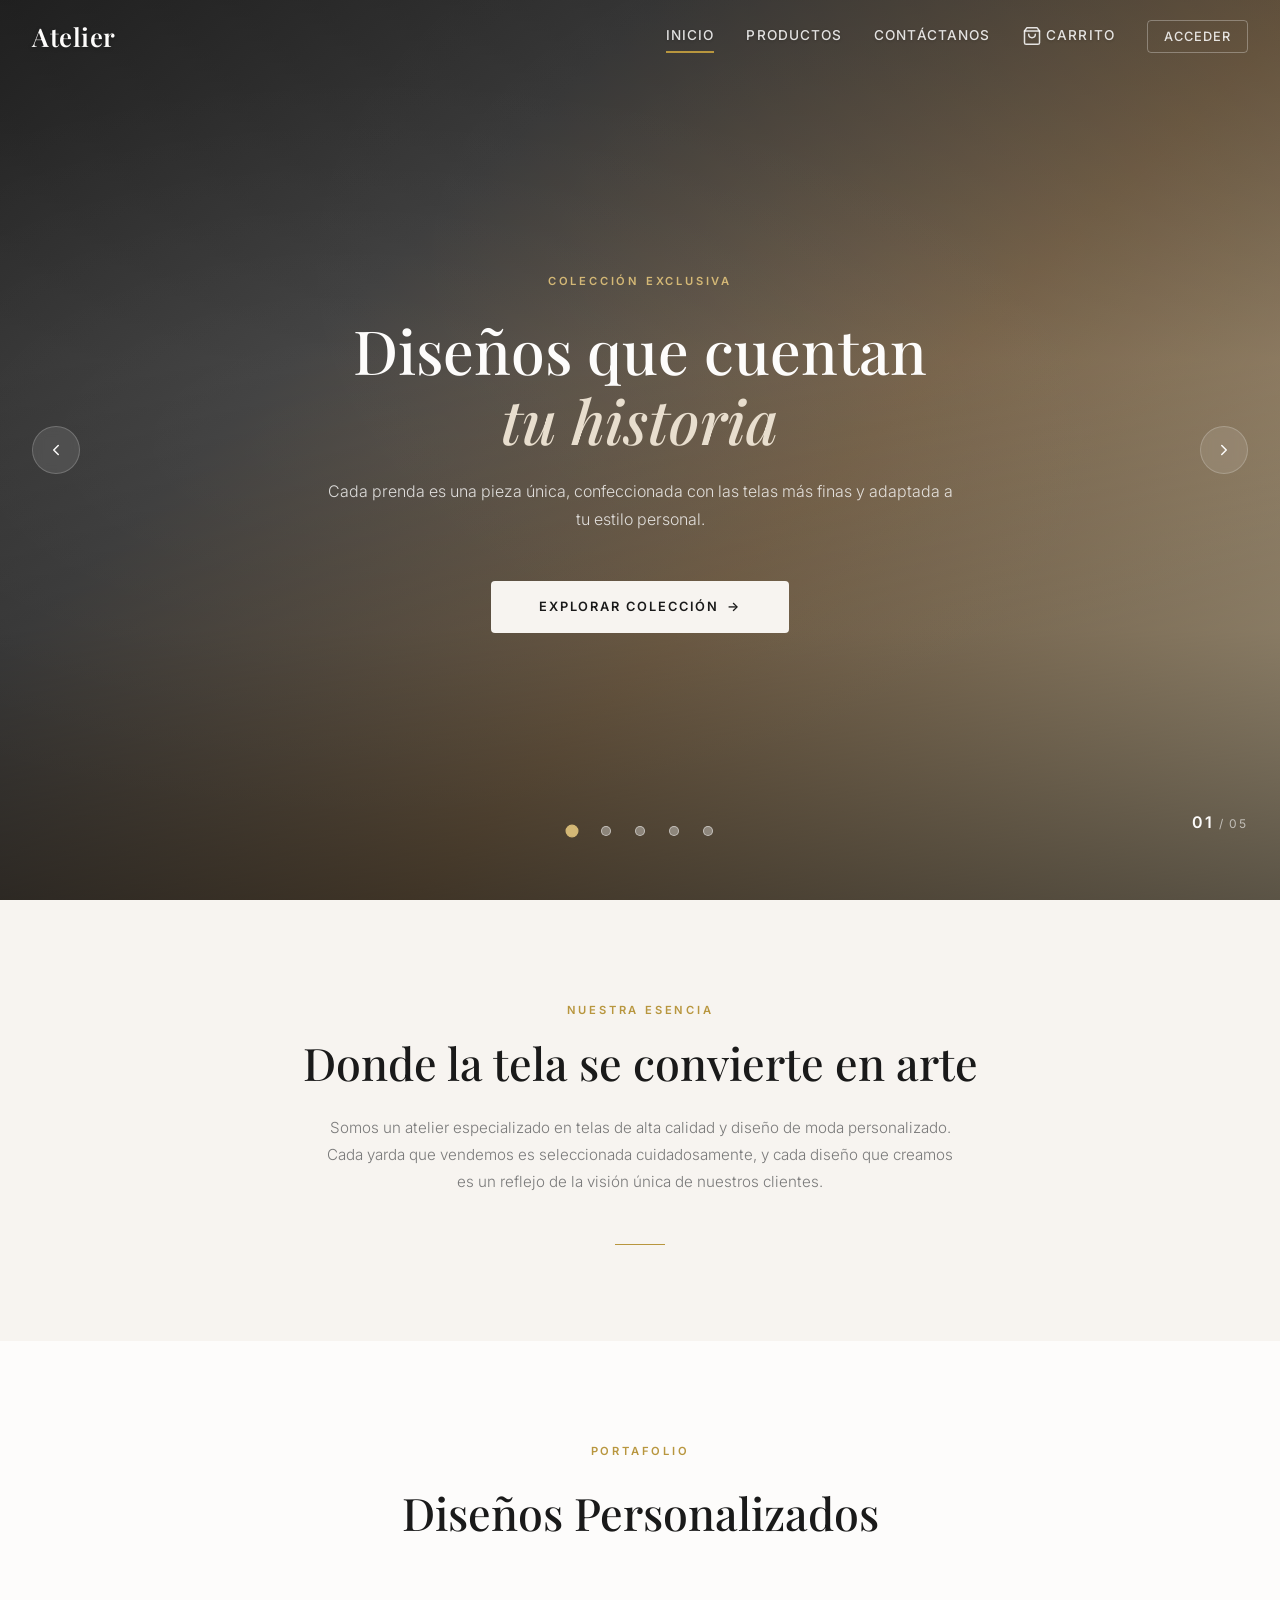
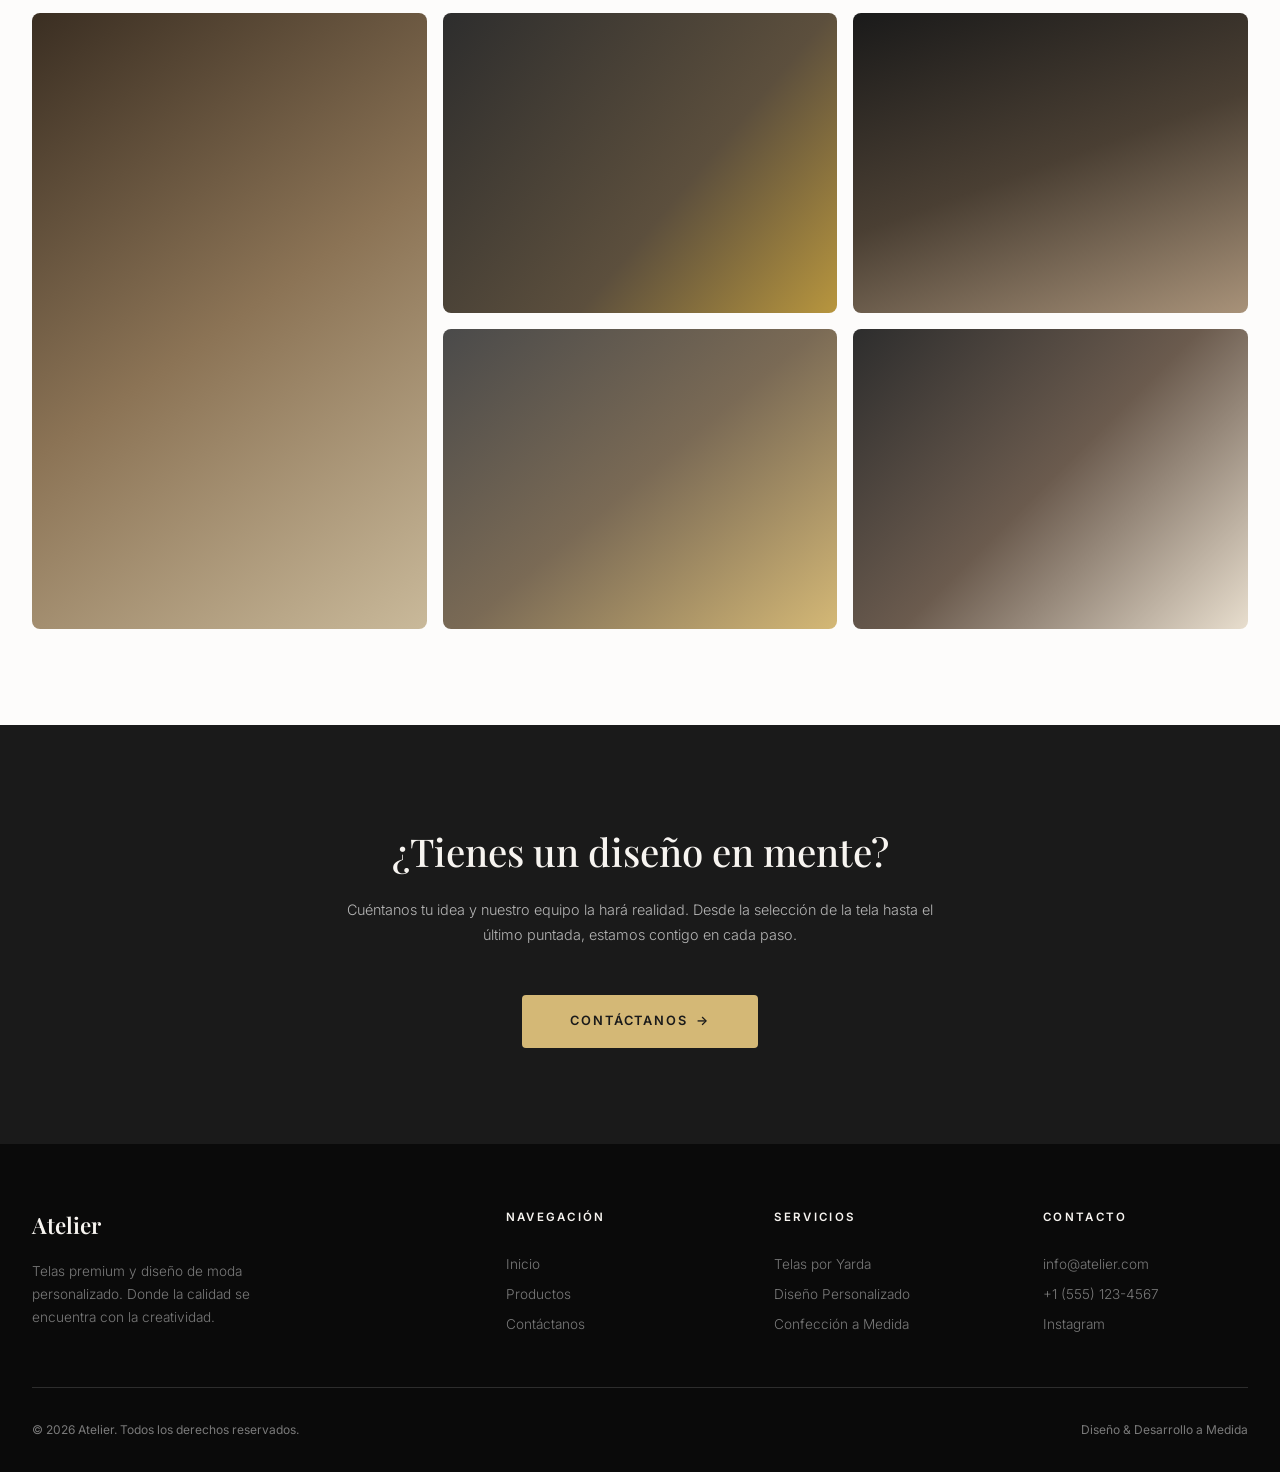
<file: Folder/index.html>
<!DOCTYPE html>
<html lang="es">
<head>
  <meta charset="UTF-8">
  <meta name="viewport" content="width=device-width, initial-scale=1.0">
  <meta name="description" content="Tienda de telas premium y diseño de moda personalizado. Encuentra telas de alta calidad y servicios de confección a medida.">
  <title>Atelier — Telas & Diseño de Moda</title>
  <link rel="stylesheet" href="css/style.css">
</head>
<body>

  <!-- ========== NAVBAR ========== -->
  <nav class="navbar navbar--transparent" id="navbar">
    <div class="navbar__container">
      <a href="index.html" class="navbar__logo">Atelier</a>

      <div class="navbar__menu" id="navMenu">
        <a href="index.html" class="navbar__link navbar__link--active" id="nav-home">Inicio</a>
        <a href="productos.html" class="navbar__link" id="nav-productos">Productos</a>
        <a href="contacto.html" class="navbar__link" id="nav-contacto">Contáctanos</a>

        <!-- Admin-only links -->
        <a href="ventas.html" class="navbar__link navbar__link--admin" id="nav-ventas">Ventas</a>
        <a href="gestion.html" class="navbar__link navbar__link--admin" id="nav-gestion">Gestión</a>

        <a href="carrito.html" class="navbar__cart" id="nav-cart">
          <svg class="navbar__cart-icon" viewBox="0 0 24 24" fill="none" stroke="currentColor" stroke-width="1.8" stroke-linecap="round" stroke-linejoin="round">
            <path d="M6 2L3 6v14a2 2 0 002 2h14a2 2 0 002-2V6l-3-4z"/>
            <line x1="3" y1="6" x2="21" y2="6"/>
            <path d="M16 10a4 4 0 01-8 0"/>
          </svg>
          Carrito
          <span class="navbar__cart-badge" id="cartBadge">0</span>
        </a>

        <button class="navbar__login-btn" id="loginBtn">Acceder</button>
      </div>

      <!-- Mobile hamburger -->
      <button class="navbar__hamburger" id="hamburger" aria-label="Abrir menú">
        <span></span>
        <span></span>
        <span></span>
      </button>
    </div>
  </nav>

  <!-- ========== HERO CAROUSEL ========== -->
  <section class="hero" id="hero">
    <div class="hero__carousel" id="heroCarousel">

      <!-- Slide 1 -->
      <div class="hero__slide hero__slide--active" data-slide="0">
        <div class="hero__slide-placeholder hero__slide-placeholder--1"></div>
        <div class="hero__slide-overlay"></div>
        <div class="hero__content">
          <span class="hero__tag">Colección Exclusiva</span>
          <h1 class="hero__title">Diseños que cuentan <em>tu historia</em></h1>
          <p class="hero__subtitle">Cada prenda es una pieza única, confeccionada con las telas más finas y adaptada a tu estilo personal.</p>
          <a href="productos.html" class="hero__cta">
            Explorar Colección
            <span class="hero__cta-arrow">→</span>
          </a>
        </div>
      </div>

      <!-- Slide 2 -->
      <div class="hero__slide" data-slide="1">
        <div class="hero__slide-placeholder hero__slide-placeholder--2"></div>
        <div class="hero__slide-overlay"></div>
        <div class="hero__content">
          <span class="hero__tag">Alta Costura</span>
          <h1 class="hero__title">Telas premium para <em>creaciones únicas</em></h1>
          <p class="hero__subtitle">Selección curada de los mejores textiles del mundo, disponibles por yarda para tu próximo proyecto.</p>
          <a href="productos.html" class="hero__cta">
            Ver Catálogo
            <span class="hero__cta-arrow">→</span>
          </a>
        </div>
      </div>

      <!-- Slide 3 -->
      <div class="hero__slide" data-slide="2">
        <div class="hero__slide-placeholder hero__slide-placeholder--3"></div>
        <div class="hero__slide-overlay"></div>
        <div class="hero__content">
          <span class="hero__tag">Servicio Personalizado</span>
          <h1 class="hero__title">Confección a <em>tu medida</em></h1>
          <p class="hero__subtitle">Desde el boceto hasta la prenda final, nuestro equipo transforma tu visión en realidad.</p>
          <a href="contacto.html" class="hero__cta">
            Solicitar Diseño
            <span class="hero__cta-arrow">→</span>
          </a>
        </div>
      </div>

      <!-- Slide 4 -->
      <div class="hero__slide" data-slide="3">
        <div class="hero__slide-placeholder hero__slide-placeholder--4"></div>
        <div class="hero__slide-overlay"></div>
        <div class="hero__content">
          <span class="hero__tag">Calidad Superior</span>
          <h1 class="hero__title">Textiles que inspiran <em>elegancia</em></h1>
          <p class="hero__subtitle">Algodón egipcio, seda natural, lino europeo. Materiales selectos para quienes exigen lo mejor.</p>
          <a href="productos.html" class="hero__cta">
            Descubrir Más
            <span class="hero__cta-arrow">→</span>
          </a>
        </div>
      </div>

      <!-- Slide 5 -->
      <div class="hero__slide" data-slide="4">
        <div class="hero__slide-placeholder hero__slide-placeholder--5"></div>
        <div class="hero__slide-overlay"></div>
        <div class="hero__content">
          <span class="hero__tag">Tendencias 2026</span>
          <h1 class="hero__title">El arte de vestir con <em>distinción</em></h1>
          <p class="hero__subtitle">Nuevas colecciones que fusionan tradición artesanal con las últimas tendencias de la moda internacional.</p>
          <a href="productos.html" class="hero__cta">
            Ver Novedades
            <span class="hero__cta-arrow">→</span>
          </a>
        </div>
      </div>

    </div>

    <!-- Carousel Arrows -->
    <div class="hero__arrows">
      <button class="hero__arrow" id="heroPrev" aria-label="Anterior">
        <svg width="18" height="18" viewBox="0 0 24 24" fill="none" stroke="currentColor" stroke-width="2" stroke-linecap="round" stroke-linejoin="round">
          <polyline points="15 18 9 12 15 6"/>
        </svg>
      </button>
      <button class="hero__arrow" id="heroNext" aria-label="Siguiente">
        <svg width="18" height="18" viewBox="0 0 24 24" fill="none" stroke="currentColor" stroke-width="2" stroke-linecap="round" stroke-linejoin="round">
          <polyline points="9 18 15 12 9 6"/>
        </svg>
      </button>
    </div>

    <!-- Carousel Dots -->
    <div class="hero__controls" id="heroDots">
      <button class="hero__dot hero__dot--active" data-dot="0" aria-label="Slide 1"></button>
      <button class="hero__dot" data-dot="1" aria-label="Slide 2"></button>
      <button class="hero__dot" data-dot="2" aria-label="Slide 3"></button>
      <button class="hero__dot" data-dot="3" aria-label="Slide 4"></button>
      <button class="hero__dot" data-dot="4" aria-label="Slide 5"></button>
    </div>

    <!-- Slide Counter -->
    <div class="hero__counter" id="heroCounter">
      <span class="hero__counter-current">01</span> / 05
    </div>
  </section>

  <!-- ========== INTRO SECTION ========== -->
  <section class="section intro reveal" id="intro">
    <div class="section__container">
      <span class="intro__tag">Nuestra Esencia</span>
      <h2 class="intro__title">Donde la tela se convierte en arte</h2>
      <p class="intro__text">
        Somos un atelier especializado en telas de alta calidad y diseño de moda personalizado. Cada yarda que vendemos es seleccionada cuidadosamente, y cada diseño que creamos es un reflejo de la visión única de nuestros clientes.
      </p>
      <div class="intro__divider"></div>
    </div>
  </section>

  <!-- ========== GALLERY SECTION ========== -->
  <section class="section gallery reveal" id="gallery">
    <div class="section__container">
      <div class="gallery__header">
        <span class="gallery__tag">Portafolio</span>
        <h2 class="gallery__title">Diseños Personalizados</h2>
      </div>

      <div class="gallery__grid">
        <!-- Item 1 (tall) -->
        <div class="gallery__item">
          <div class="gallery__item-placeholder gallery__item-placeholder--1"></div>
          <div class="gallery__item-overlay">
            <h3 class="gallery__item-title">Vestido de Noche</h3>
            <span class="gallery__item-category">Alta Costura</span>
          </div>
        </div>

        <!-- Item 2 -->
        <div class="gallery__item">
          <div class="gallery__item-placeholder gallery__item-placeholder--2"></div>
          <div class="gallery__item-overlay">
            <h3 class="gallery__item-title">Traje Ejecutivo</h3>
            <span class="gallery__item-category">Formal</span>
          </div>
        </div>

        <!-- Item 3 -->
        <div class="gallery__item">
          <div class="gallery__item-placeholder gallery__item-placeholder--3"></div>
          <div class="gallery__item-overlay">
            <h3 class="gallery__item-title">Colección Verano</h3>
            <span class="gallery__item-category">Casual Elegante</span>
          </div>
        </div>

        <!-- Item 4 -->
        <div class="gallery__item">
          <div class="gallery__item-placeholder gallery__item-placeholder--4"></div>
          <div class="gallery__item-overlay">
            <h3 class="gallery__item-title">Vestido de Novia</h3>
            <span class="gallery__item-category">Nupcial</span>
          </div>
        </div>

        <!-- Item 5 -->
        <div class="gallery__item">
          <div class="gallery__item-placeholder gallery__item-placeholder--5"></div>
          <div class="gallery__item-overlay">
            <h3 class="gallery__item-title">Abrigo Artesanal</h3>
            <span class="gallery__item-category">Otoño-Invierno</span>
          </div>
        </div>
      </div>
    </div>
  </section>

  <!-- ========== CTA BANNER ========== -->
  <section class="cta-banner reveal" id="ctaBanner">
    <div class="cta-banner__container">
      <h2 class="cta-banner__title">¿Tienes un diseño en mente?</h2>
      <p class="cta-banner__text">Cuéntanos tu idea y nuestro equipo la hará realidad. Desde la selección de la tela hasta el último puntada, estamos contigo en cada paso.</p>
      <a href="contacto.html" class="cta-banner__btn">
        Contáctanos
        <span>→</span>
      </a>
    </div>
  </section>

  <!-- ========== FOOTER ========== -->
  <footer class="footer" id="footer">
    <div class="footer__container">
      <div class="footer__brand">
        <h3 class="footer__brand-name">Atelier</h3>
        <p class="footer__brand-desc">Telas premium y diseño de moda personalizado. Donde la calidad se encuentra con la creatividad.</p>
      </div>
      <div class="footer__col">
        <h4 class="footer__heading">Navegación</h4>
        <a href="index.html" class="footer__link">Inicio</a>
        <a href="productos.html" class="footer__link">Productos</a>
        <a href="contacto.html" class="footer__link">Contáctanos</a>
      </div>
      <div class="footer__col">
        <h4 class="footer__heading">Servicios</h4>
        <a href="#" class="footer__link">Telas por Yarda</a>
        <a href="#" class="footer__link">Diseño Personalizado</a>
        <a href="#" class="footer__link">Confección a Medida</a>
      </div>
      <div class="footer__col">
        <h4 class="footer__heading">Contacto</h4>
        <a href="#" class="footer__link">info@atelier.com</a>
        <a href="#" class="footer__link">+1 (555) 123-4567</a>
        <a href="#" class="footer__link">Instagram</a>
      </div>
    </div>
    <div class="footer__bottom">
      <span>&copy; 2026 Atelier. Todos los derechos reservados.</span>
      <span>Diseño & Desarrollo a Medida</span>
    </div>
  </footer>

  <!-- ========== LOGIN MODAL ========== -->
  <div class="modal-backdrop" id="loginModal">
    <div class="modal" role="dialog" aria-labelledby="modalTitle">
      <h2 class="modal__title" id="modalTitle">Iniciar Sesión</h2>
      <p class="modal__subtitle">Acceso exclusivo para administradores</p>
      <form id="loginForm">
        <div class="modal__field">
          <label class="modal__label" for="loginUser">Usuario</label>
          <input class="modal__input" type="text" id="loginUser" placeholder="Ingresa tu usuario" autocomplete="username" required>
        </div>
        <div class="modal__field">
          <label class="modal__label" for="loginPass">Contraseña</label>
          <input class="modal__input" type="password" id="loginPass" placeholder="Ingresa tu contraseña" autocomplete="current-password" required>
        </div>
        <p class="modal__error" id="loginError">Usuario o contraseña incorrectos.</p>
        <button type="submit" class="modal__submit">Ingresar</button>
      </form>
    </div>
  </div>

  <script src="js/main.js"></script>
</body>
</html>
</file>
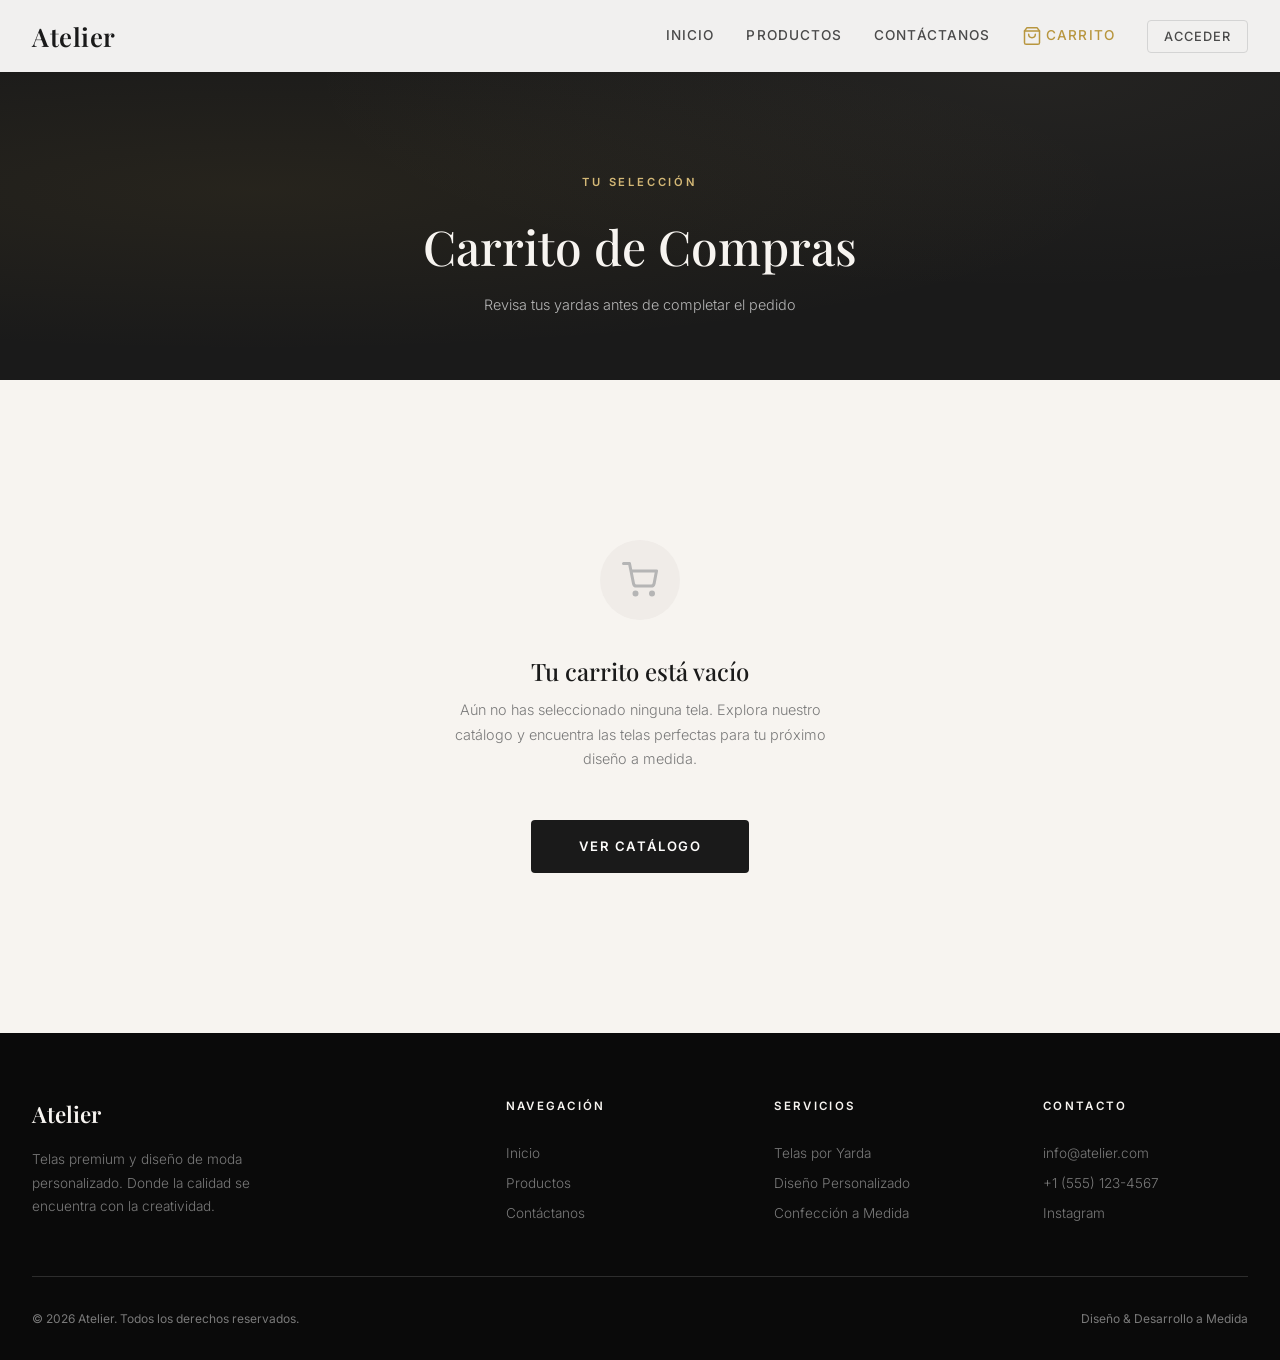
<file: Folder/carrito.html>
<!DOCTYPE html>
<html lang="es">
<head>
  <meta charset="UTF-8">
  <meta name="viewport" content="width=device-width, initial-scale=1.0">
  <meta name="description" content="Carrito de compras - Atelier. Revisa tus telas y procede con el pedido.">
  <title>Carrito — Atelier | Telas Premium</title>
  <link rel="stylesheet" href="css/style.css">
</head>
<body>

  <!-- ========== NAVBAR ========== -->
  <nav class="navbar navbar--solid" id="navbar">
    <div class="navbar__container">
      <a href="index.html" class="navbar__logo">Atelier</a>

      <div class="navbar__menu" id="navMenu">
        <a href="index.html" class="navbar__link" id="nav-home">Inicio</a>
        <a href="productos.html" class="navbar__link" id="nav-productos">Productos</a>
        <a href="contacto.html" class="navbar__link" id="nav-contacto">Contáctanos</a>

        <!-- Admin-only links -->
        <a href="ventas.html" class="navbar__link navbar__link--admin" id="nav-ventas">Ventas</a>
        <a href="gestion.html" class="navbar__link navbar__link--admin" id="nav-gestion">Gestión</a>

        <a href="carrito.html" class="navbar__cart" id="nav-cart" style="color: var(--color-gold);">
          <svg class="navbar__cart-icon" viewBox="0 0 24 24" fill="none" stroke="currentColor" stroke-width="1.8" stroke-linecap="round" stroke-linejoin="round">
            <path d="M6 2L3 6v14a2 2 0 002 2h14a2 2 0 002-2V6l-3-4z"/>
            <line x1="3" y1="6" x2="21" y2="6"/>
            <path d="M16 10a4 4 0 01-8 0"/>
          </svg>
          Carrito
          <span class="navbar__cart-badge" id="cartBadge">0</span>
        </a>

        <button class="navbar__login-btn" id="loginBtn">Acceder</button>
      </div>

      <button class="navbar__hamburger" id="hamburger" aria-label="Abrir menú">
        <span></span>
        <span></span>
        <span></span>
      </button>
    </div>
  </nav>

  <!-- ========== PAGE HEADER ========== -->
  <header class="page-header">
    <span class="page-header__tag">Tu Selección</span>
    <h1 class="page-header__title">Carrito de Compras</h1>
    <p class="page-header__subtitle">Revisa tus yardas antes de completar el pedido</p>
  </header>

  <!-- ========== CART SECTION ========== -->
  <section class="cart-page">
    <div class="cart-page__container" id="cartContainer">
      <!-- Injected by JS -->
    </div>
  </section>

  <!-- ========== CHECKOUT SUCCESS OVERLAY ========== -->
  <div class="checkout-success" id="checkoutSuccess">
    <div class="checkout-success__card">
      <div class="checkout-success__icon">
        <svg viewBox="0 0 24 24" fill="none" stroke="currentColor" stroke-width="3" stroke-linecap="round" stroke-linejoin="round">
          <polyline points="20 6 9 17 4 12"/>
        </svg>
      </div>
      <h2 class="checkout-success__title">¡Pedido Confirmado!</h2>
      <p class="checkout-success__text">Gracias por tu compra. Hemos recibido tu solicitud y comenzaremos a preparar tus telas inmediatamente.</p>
      <span class="checkout-success__order-id" id="orderIdDisplay">Orden #0000</span>
      <a href="productos.html" class="checkout-success__btn">Volver al Catálogo</a>
    </div>
  </div>

  <!-- ========== FOOTER ========== -->
  <footer class="footer" id="footer">
    <div class="footer__container">
      <div class="footer__brand">
        <h3 class="footer__brand-name">Atelier</h3>
        <p class="footer__brand-desc">Telas premium y diseño de moda personalizado. Donde la calidad se encuentra con la creatividad.</p>
      </div>
      <div class="footer__col">
        <h4 class="footer__heading">Navegación</h4>
        <a href="index.html" class="footer__link">Inicio</a>
        <a href="productos.html" class="footer__link">Productos</a>
        <a href="contacto.html" class="footer__link">Contáctanos</a>
      </div>
      <div class="footer__col">
        <h4 class="footer__heading">Servicios</h4>
        <a href="#" class="footer__link">Telas por Yarda</a>
        <a href="#" class="footer__link">Diseño Personalizado</a>
        <a href="#" class="footer__link">Confección a Medida</a>
      </div>
      <div class="footer__col">
        <h4 class="footer__heading">Contacto</h4>
        <a href="#" class="footer__link">info@atelier.com</a>
        <a href="#" class="footer__link">+1 (555) 123-4567</a>
        <a href="#" class="footer__link">Instagram</a>
      </div>
    </div>
    <div class="footer__bottom">
      <span>&copy; 2026 Atelier. Todos los derechos reservados.</span>
      <span>Diseño & Desarrollo a Medida</span>
    </div>
  </footer>

  <!-- ========== LOGIN MODAL ========== -->
  <div class="modal-backdrop" id="loginModal">
    <div class="modal" role="dialog" aria-labelledby="loginModalTitle">
      <h2 class="modal__title" id="loginModalTitle">Iniciar Sesión</h2>
      <p class="modal__subtitle">Acceso exclusivo para administradores</p>
      <form id="loginForm">
        <div class="modal__field">
          <label class="modal__label" for="loginUser">Usuario</label>
          <input class="modal__input" type="text" id="loginUser" placeholder="Ingresa tu usuario" autocomplete="username" required>
        </div>
        <div class="modal__field">
          <label class="modal__label" for="loginPass">Contraseña</label>
          <input class="modal__input" type="password" id="loginPass" placeholder="Ingresa tu contraseña" autocomplete="current-password" required>
        </div>
        <p class="modal__error" id="loginError">Usuario o contraseña incorrectos.</p>
        <button type="submit" class="modal__submit">Ingresar</button>
      </form>
    </div>
  </div>

  <script src="js/carrito.js"></script>
</body>
</html>
</file>
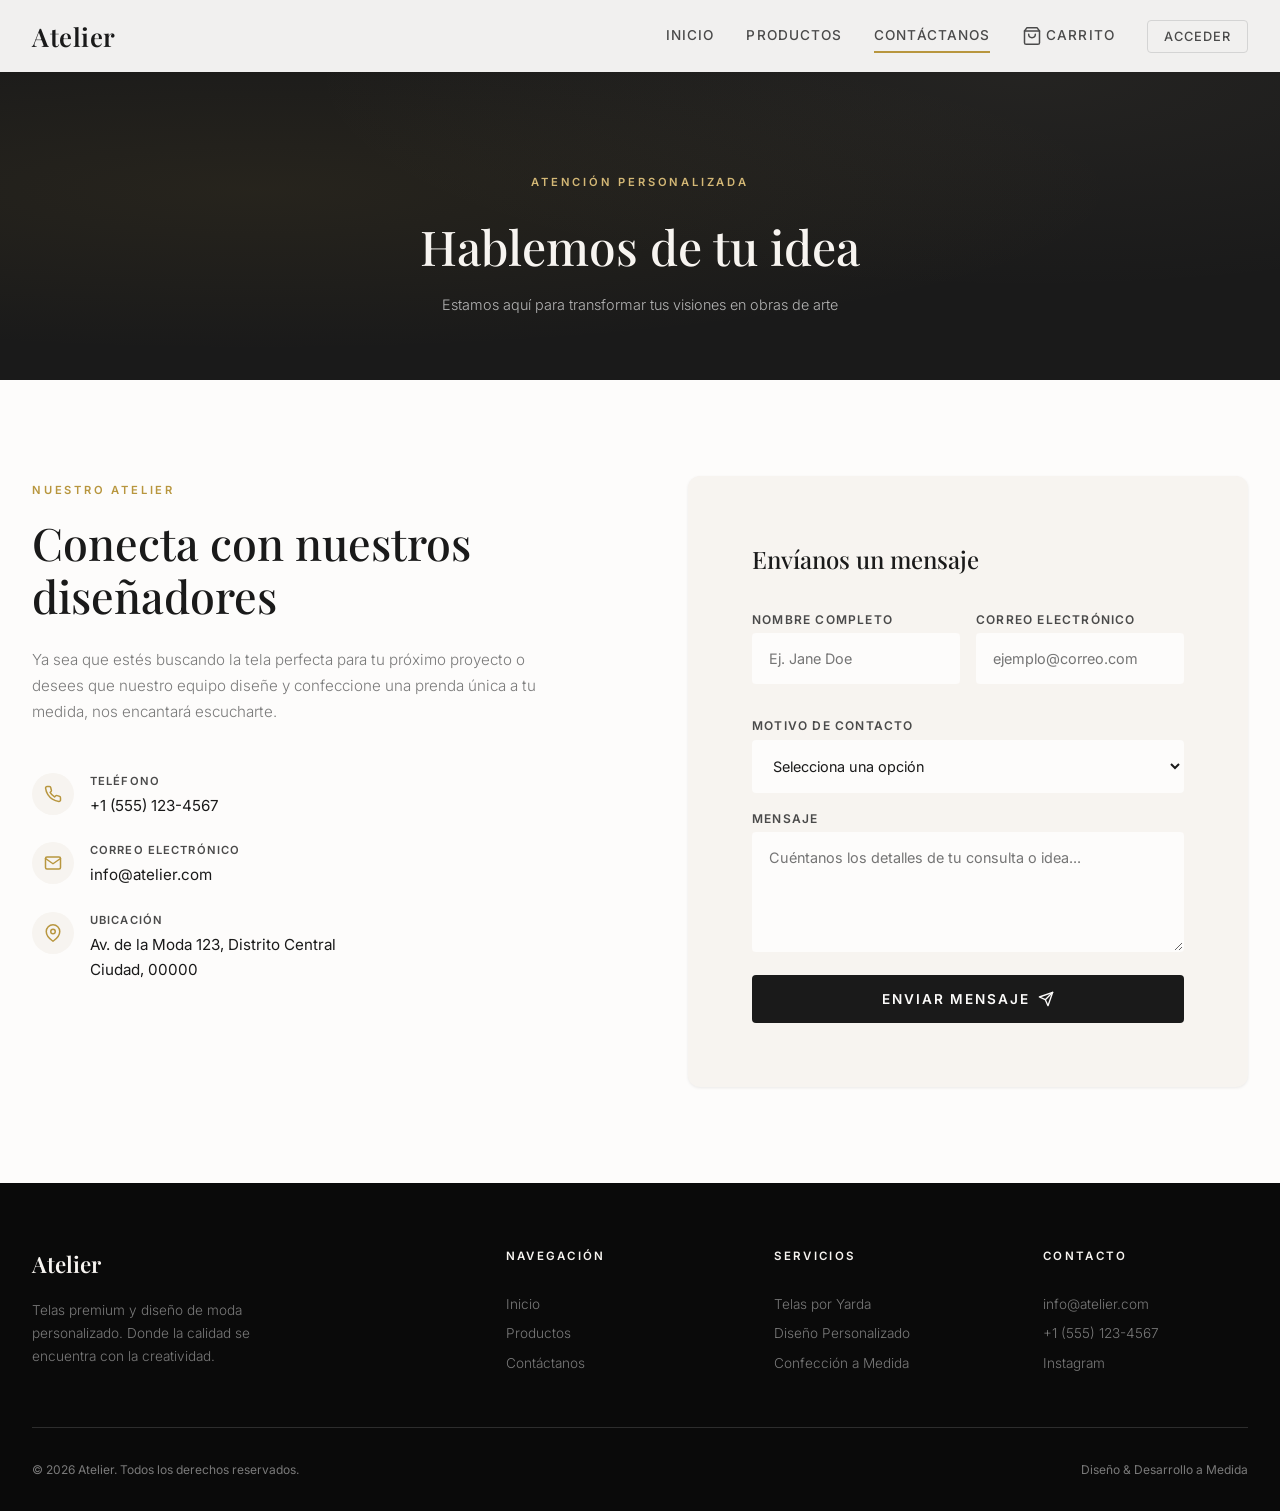
<file: Folder/contacto.html>
<!DOCTYPE html>
<html lang="es">
<head>
  <meta charset="UTF-8">
  <meta name="viewport" content="width=device-width, initial-scale=1.0">
  <meta name="description" content="Contáctanos - Atelier. Solicita tu diseño personalizado o envíanos un mensaje.">
  <title>Contacto — Atelier | Telas Premium</title>
  <link rel="stylesheet" href="css/style.css">
</head>
<body>

  <!-- ========== NAVBAR ========== -->
  <nav class="navbar navbar--solid" id="navbar">
    <div class="navbar__container">
      <a href="index.html" class="navbar__logo">Atelier</a>

      <div class="navbar__menu" id="navMenu">
        <a href="index.html" class="navbar__link" id="nav-home">Inicio</a>
        <a href="productos.html" class="navbar__link" id="nav-productos">Productos</a>
        <a href="contacto.html" class="navbar__link navbar__link--active" id="nav-contacto">Contáctanos</a>

        <!-- Admin-only links -->
        <a href="ventas.html" class="navbar__link navbar__link--admin" id="nav-ventas">Ventas</a>
        <a href="gestion.html" class="navbar__link navbar__link--admin" id="nav-gestion">Gestión</a>

        <a href="carrito.html" class="navbar__cart" id="nav-cart">
          <svg class="navbar__cart-icon" viewBox="0 0 24 24" fill="none" stroke="currentColor" stroke-width="1.8" stroke-linecap="round" stroke-linejoin="round">
            <path d="M6 2L3 6v14a2 2 0 002 2h14a2 2 0 002-2V6l-3-4z"/>
            <line x1="3" y1="6" x2="21" y2="6"/>
            <path d="M16 10a4 4 0 01-8 0"/>
          </svg>
          Carrito
          <span class="navbar__cart-badge" id="cartBadge">0</span>
        </a>

        <button class="navbar__login-btn" id="loginBtn">Acceder</button>
      </div>

      <button class="navbar__hamburger" id="hamburger" aria-label="Abrir menú">
        <span></span>
        <span></span>
        <span></span>
      </button>
    </div>
  </nav>

  <!-- ========== PAGE HEADER ========== -->
  <header class="page-header">
    <span class="page-header__tag">Atención Personalizada</span>
    <h1 class="page-header__title">Hablemos de tu idea</h1>
    <p class="page-header__subtitle">Estamos aquí para transformar tus visiones en obras de arte</p>
  </header>

  <!-- ========== CONTACT SECTION ========== -->
  <section class="contact-page">
    <div class="contact-page__container">
      
      <!-- Info Side -->
      <div class="contact-info">
        <span class="contact-info__tag">Nuestro Atelier</span>
        <h2 class="contact-info__title">Conecta con nuestros diseñadores</h2>
        <p class="contact-info__text">Ya sea que estés buscando la tela perfecta para tu próximo proyecto o desees que nuestro equipo diseñe y confeccione una prenda única a tu medida, nos encantará escucharte.</p>
        
        <div class="contact-info__details">
          <div class="contact-info__item">
            <div class="contact-info__icon">
              <svg viewBox="0 0 24 24" fill="none" stroke="currentColor" stroke-width="2" stroke-linecap="round" stroke-linejoin="round">
                <path d="M22 16.92v3a2 2 0 0 1-2.18 2 19.79 19.79 0 0 1-8.63-3.07 19.5 19.5 0 0 1-6-6 19.79 19.79 0 0 1-3.07-8.67A2 2 0 0 1 4.11 2h3a2 2 0 0 1 2 1.72 12.84 12.84 0 0 0 .7 2.81 2 2 0 0 1-.45 2.11L8.09 9.91a16 16 0 0 0 6 6l1.27-1.27a2 2 0 0 1 2.11-.45 12.84 12.84 0 0 0 2.81.7A2 2 0 0 1 22 16.92z"></path>
              </svg>
            </div>
            <div>
              <span class="contact-info__label">Teléfono</span>
              <span class="contact-info__value">+1 (555) 123-4567</span>
            </div>
          </div>
          
          <div class="contact-info__item">
            <div class="contact-info__icon">
              <svg viewBox="0 0 24 24" fill="none" stroke="currentColor" stroke-width="2" stroke-linecap="round" stroke-linejoin="round">
                <path d="M4 4h16c1.1 0 2 .9 2 2v12c0 1.1-.9 2-2 2H4c-1.1 0-2-.9-2-2V6c0-1.1.9-2 2-2z"></path>
                <polyline points="22,6 12,13 2,6"></polyline>
              </svg>
            </div>
            <div>
              <span class="contact-info__label">Correo Electrónico</span>
              <span class="contact-info__value">info@atelier.com</span>
            </div>
          </div>
          
          <div class="contact-info__item">
            <div class="contact-info__icon">
              <svg viewBox="0 0 24 24" fill="none" stroke="currentColor" stroke-width="2" stroke-linecap="round" stroke-linejoin="round">
                <path d="M21 10c0 7-9 13-9 13s-9-6-9-13a9 9 0 0 1 18 0z"></path>
                <circle cx="12" cy="10" r="3"></circle>
              </svg>
            </div>
            <div>
              <span class="contact-info__label">Ubicación</span>
              <span class="contact-info__value">Av. de la Moda 123, Distrito Central<br>Ciudad, 00000</span>
            </div>
          </div>
        </div>
      </div>

      <!-- Form Side -->
      <div class="contact-form-wrapper" id="contactWrapper">
        <form class="contact-form" id="contactForm">
          <h3 class="contact-form__title">Envíanos un mensaje</h3>
          
          <div class="contact-form__row">
            <div class="contact-form__field">
              <label class="contact-form__label" for="contactName">Nombre Completo</label>
              <input type="text" id="contactName" class="contact-form__input" placeholder="Ej. Jane Doe" required>
            </div>
            <div class="contact-form__field">
              <label class="contact-form__label" for="contactEmail">Correo Electrónico</label>
              <input type="email" id="contactEmail" class="contact-form__input" placeholder="ejemplo@correo.com" required>
            </div>
          </div>
          
          <div class="contact-form__field">
            <label class="contact-form__label" for="contactSubject">Motivo de contacto</label>
            <select id="contactSubject" class="contact-form__select" required>
              <option value="" disabled selected>Selecciona una opción</option>
              <option value="Diseño Personalizado">Solicitar Diseño Personalizado / Confección</option>
              <option value="Duda de Productos">Preguntas sobre telas por yarda</option>
              <option value="Seguimiento de Orden">Seguimiento de mi orden</option>
              <option value="Otro">Otro</option>
            </select>
          </div>
          
          <div class="contact-form__field">
            <label class="contact-form__label" for="contactMessage">Mensaje</label>
            <textarea id="contactMessage" class="contact-form__textarea" placeholder="Cuéntanos los detalles de tu consulta o idea..." required></textarea>
          </div>
          
          <button type="submit" class="contact-form__submit" id="contactSubmit">
            Enviar Mensaje
            <svg viewBox="0 0 24 24" width="16" height="16" fill="none" stroke="currentColor" stroke-width="2" stroke-linecap="round" stroke-linejoin="round">
              <line x1="22" y1="2" x2="11" y2="13"></line>
              <polygon points="22 2 15 22 11 13 2 9 22 2"></polygon>
            </svg>
          </button>
        </form>

        <!-- Success Message -->
        <div class="contact-success" id="contactSuccess">
          <div class="contact-success__icon">
            <svg viewBox="0 0 24 24" fill="none" stroke="currentColor" stroke-width="3" stroke-linecap="round" stroke-linejoin="round">
              <polyline points="20 6 9 17 4 12"/>
            </svg>
          </div>
          <h3 class="contact-success__title">¡Mensaje Enviado!</h3>
          <p class="contact-success__text">Gracias por contactarnos. Nuestro equipo revisará tu mensaje y nos pondremos en contacto contigo lo más pronto posible.</p>
          <button class="contact-success__btn" id="contactReset">Enviar otro mensaje</button>
        </div>
      </div>

    </div>
  </section>

  <!-- ========== FOOTER ========== -->
  <footer class="footer" id="footer">
    <div class="footer__container">
      <div class="footer__brand">
        <h3 class="footer__brand-name">Atelier</h3>
        <p class="footer__brand-desc">Telas premium y diseño de moda personalizado. Donde la calidad se encuentra con la creatividad.</p>
      </div>
      <div class="footer__col">
        <h4 class="footer__heading">Navegación</h4>
        <a href="index.html" class="footer__link">Inicio</a>
        <a href="productos.html" class="footer__link">Productos</a>
        <a href="contacto.html" class="footer__link">Contáctanos</a>
      </div>
      <div class="footer__col">
        <h4 class="footer__heading">Servicios</h4>
        <a href="#" class="footer__link">Telas por Yarda</a>
        <a href="#" class="footer__link">Diseño Personalizado</a>
        <a href="#" class="footer__link">Confección a Medida</a>
      </div>
      <div class="footer__col">
        <h4 class="footer__heading">Contacto</h4>
        <a href="#" class="footer__link">info@atelier.com</a>
        <a href="#" class="footer__link">+1 (555) 123-4567</a>
        <a href="#" class="footer__link">Instagram</a>
      </div>
    </div>
    <div class="footer__bottom">
      <span>&copy; 2026 Atelier. Todos los derechos reservados.</span>
      <span>Diseño & Desarrollo a Medida</span>
    </div>
  </footer>

  <!-- ========== LOGIN MODAL ========== -->
  <div class="modal-backdrop" id="loginModal">
    <div class="modal" role="dialog" aria-labelledby="loginModalTitle">
      <h2 class="modal__title" id="loginModalTitle">Iniciar Sesión</h2>
      <p class="modal__subtitle">Acceso exclusivo para administradores</p>
      <form id="loginForm">
        <div class="modal__field">
          <label class="modal__label" for="loginUser">Usuario</label>
          <input class="modal__input" type="text" id="loginUser" placeholder="Ingresa tu usuario" autocomplete="username" required>
        </div>
        <div class="modal__field">
          <label class="modal__label" for="loginPass">Contraseña</label>
          <input class="modal__input" type="password" id="loginPass" placeholder="Ingresa tu contraseña" autocomplete="current-password" required>
        </div>
        <p class="modal__error" id="loginError">Usuario o contraseña incorrectos.</p>
        <button type="submit" class="modal__submit">Ingresar</button>
      </form>
    </div>
  </div>

  <script src="js/contacto.js"></script>
</body>
</html>
</file>
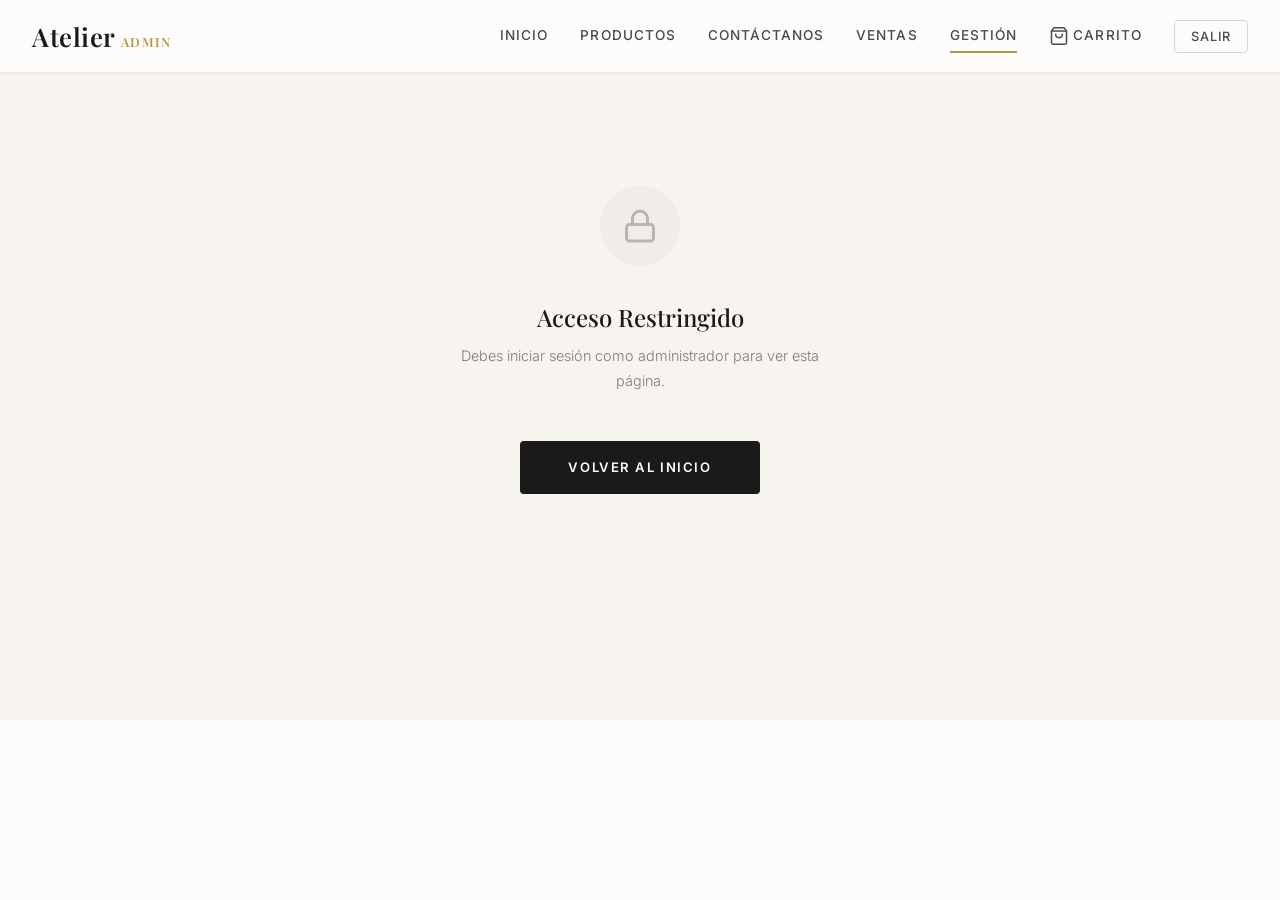
<file: Folder/gestion.html>
<!DOCTYPE html>
<html lang="es">
<head>
  <meta charset="UTF-8">
  <meta name="viewport" content="width=device-width, initial-scale=1.0">
  <title>Gestión de Inventario — Panel de Administración | Atelier</title>
  <link rel="stylesheet" href="css/style.css">
  <style>
    /* Inline additions specific to Gestion */
    .admin-table-input {
      width: 80px;
      padding: 4px 8px;
      border: 1px solid var(--color-silver);
      border-radius: 4px;
      font-family: inherit;
      font-size: 0.85rem;
    }
    .admin-table-input:focus {
      outline: none;
      border-color: var(--color-gold);
    }
  </style>
</head>
<body class="is-admin">

  <!-- ========== NAVBAR ========== -->
  <nav class="navbar navbar--solid" id="navbar">
    <div class="navbar__container">
      <a href="index.html" class="navbar__logo">Atelier <span style="font-size: 0.5em; color: var(--color-gold); letter-spacing: 0.1em; text-transform: uppercase;">Admin</span></a>

      <div class="navbar__menu" id="navMenu">
        <a href="index.html" class="navbar__link" id="nav-home">Inicio</a>
        <a href="productos.html" class="navbar__link" id="nav-productos">Productos</a>
        <a href="contacto.html" class="navbar__link" id="nav-contacto">Contáctanos</a>

        <!-- Admin-only links -->
        <a href="ventas.html" class="navbar__link navbar__link--admin" id="nav-ventas">Ventas</a>
        <a href="gestion.html" class="navbar__link navbar__link--admin navbar__link--active" id="nav-gestion">Gestión</a>

        <a href="carrito.html" class="navbar__cart" id="nav-cart">
          <svg class="navbar__cart-icon" viewBox="0 0 24 24" fill="none" stroke="currentColor" stroke-width="1.8" stroke-linecap="round" stroke-linejoin="round">
            <path d="M6 2L3 6v14a2 2 0 002 2h14a2 2 0 002-2V6l-3-4z"/>
            <line x1="3" y1="6" x2="21" y2="6"/>
            <path d="M16 10a4 4 0 01-8 0"/>
          </svg>
          Carrito
          <span class="navbar__cart-badge" id="cartBadge">0</span>
        </a>

        <button class="navbar__login-btn" id="loginBtn">Salir</button>
      </div>

      <button class="navbar__hamburger" id="hamburger" aria-label="Abrir menú">
        <span></span>
        <span></span>
        <span></span>
      </button>
    </div>
  </nav>

  <!-- ========== ADMIN DASHBOARD: GESTION ========== -->
  <section class="admin-page">
    <div class="admin__container" id="adminContent" style="display: none;">
      
      <div class="admin-header">
        <div>
          <h1 class="admin-header__title">Gestión de Inventario</h1>
          <p class="admin-header__subtitle">Actualiza precios, stock y visibilidad del catálogo de telas.</p>
        </div>
        <div class="admin-header__actions">
          <button class="admin-btn" id="addProductBtn">
            <svg viewBox="0 0 24 24" width="16" height="16" fill="none" stroke="currentColor" stroke-width="2" stroke-linecap="round" stroke-linejoin="round">
              <line x1="12" y1="5" x2="12" y2="19"></line>
              <line x1="5" y1="12" x2="19" y2="12"></line>
            </svg>
            Nuevo Producto
          </button>
          <button class="admin-btn admin-btn--outline" id="saveBtn">Guardar Cambios</button>
        </div>
      </div>

      <div class="admin-table-wrapper">
        <table class="admin-table">
          <thead>
            <tr>
              <th>ID</th>
              <th>Producto</th>
              <th>Categoría</th>
              <th>Precio x Yarda ($)</th>
              <th>Stock (Yardas)</th>
              <th>Estado</th>
            </tr>
          </thead>
          <tbody id="inventoryTableBody">
            <!-- Injected by JS -->
          </tbody>
        </table>
      </div>

    </div>

    <!-- Denied State -->
    <div class="cart-empty" id="accessDenied" style="display: none; padding-top: 10vh;">
      <div class="cart-empty__icon">
        <svg viewBox="0 0 24 24" fill="none" stroke="currentColor" stroke-width="2" stroke-linecap="round" stroke-linejoin="round">
          <rect x="3" y="11" width="18" height="11" rx="2" ry="2"></rect>
          <path d="M7 11V7a5 5 0 0110 0v4"></path>
        </svg>
      </div>
      <h2 class="cart-empty__title">Acceso Restringido</h2>
      <p class="cart-empty__text">Debes iniciar sesión como administrador para ver esta página.</p>
      <a href="index.html" class="cart-empty__cta">Volver al Inicio</a>
    </div>
  </section>

  <!-- ========== ADD PRODUCT MODAL ========== -->
  <div class="modal-backdrop" id="addProductModal">
    <div class="modal" role="dialog" aria-labelledby="addProductTitle" style="max-width: 600px;">
      <h2 class="modal__title" id="addProductTitle">Añadir Nuevo Producto</h2>
      <p class="modal__subtitle">Sube una imagen o usa un color de fondo para crear la tela.</p>
      
      <form id="addProductForm">
        <div style="display: grid; grid-template-columns: 1fr 1fr; gap: 1rem;">
          <div class="modal__field">
            <label class="modal__label" for="newProdName">Nombre de la Tela</label>
            <input class="modal__input" type="text" id="newProdName" required>
          </div>
          <div class="modal__field">
            <label class="modal__label" for="newProdCategory">Categoría</label>
            <select class="modal__input" id="newProdCategory" style="background: var(--color-white);" required>
              <option value="seda">Seda</option>
              <option value="algodon">Algodón</option>
              <option value="lino">Lino</option>
              <option value="saten">Satén</option>
              <option value="encaje">Encaje</option>
              <option value="terciopelo">Terciopelo</option>
            </select>
          </div>
          <div class="modal__field">
            <label class="modal__label" for="newProdPrice">Precio x Yarda ($)</label>
            <input class="modal__input" type="number" step="0.5" min="1" id="newProdPrice" required>
          </div>
          <div class="modal__field">
            <label class="modal__label" for="newProdStock">Stock Inicial</label>
            <input class="modal__input" type="number" step="1" min="0" id="newProdStock" required>
          </div>
        </div>

        <div class="modal__field" style="margin-top: 1rem;">
          <label class="modal__label" for="newProdImage">Imagen Real (Sube una foto de tu computadora)</label>
          <input class="modal__input" type="file" id="newProdImage" accept="image/*" style="padding: 10px;">
          <small style="color: var(--color-medium-gray); font-size: 0.75rem; display: block; margin-top: 4px;">Si no subes una imagen, se asignará un color elegante automáticamente.</small>
        </div>

        <div style="display: flex; gap: 1rem; margin-top: 2rem;">
          <button type="button" class="admin-btn admin-btn--outline" id="cancelAddProduct" style="flex: 1; justify-content: center;">Cancelar</button>
          <button type="submit" class="admin-btn" style="flex: 1; justify-content: center;">Crear Producto</button>
        </div>
      </form>
    </div>
  </div>

  <!-- ========== LOGIN MODAL (Shared) ========== -->
  <div class="modal-backdrop" id="loginModal">
    <div class="modal" role="dialog" aria-labelledby="loginModalTitle">
      <h2 class="modal__title" id="loginModalTitle">Iniciar Sesión</h2>
      <p class="modal__subtitle">Acceso exclusivo para administradores</p>
      <form id="loginForm">
        <div class="modal__field">
          <label class="modal__label" for="loginUser">Usuario</label>
          <input class="modal__input" type="text" id="loginUser" placeholder="Ingresa tu usuario" autocomplete="username" required>
        </div>
        <div class="modal__field">
          <label class="modal__label" for="loginPass">Contraseña</label>
          <input class="modal__input" type="password" id="loginPass" placeholder="Ingresa tu contraseña" autocomplete="current-password" required>
        </div>
        <p class="modal__error" id="loginError">Usuario o contraseña incorrectos.</p>
        <button type="submit" class="modal__submit">Ingresar</button>
      </form>
    </div>
  </div>

  <script src="js/gestion.js"></script>
</body>
</html>
</file>
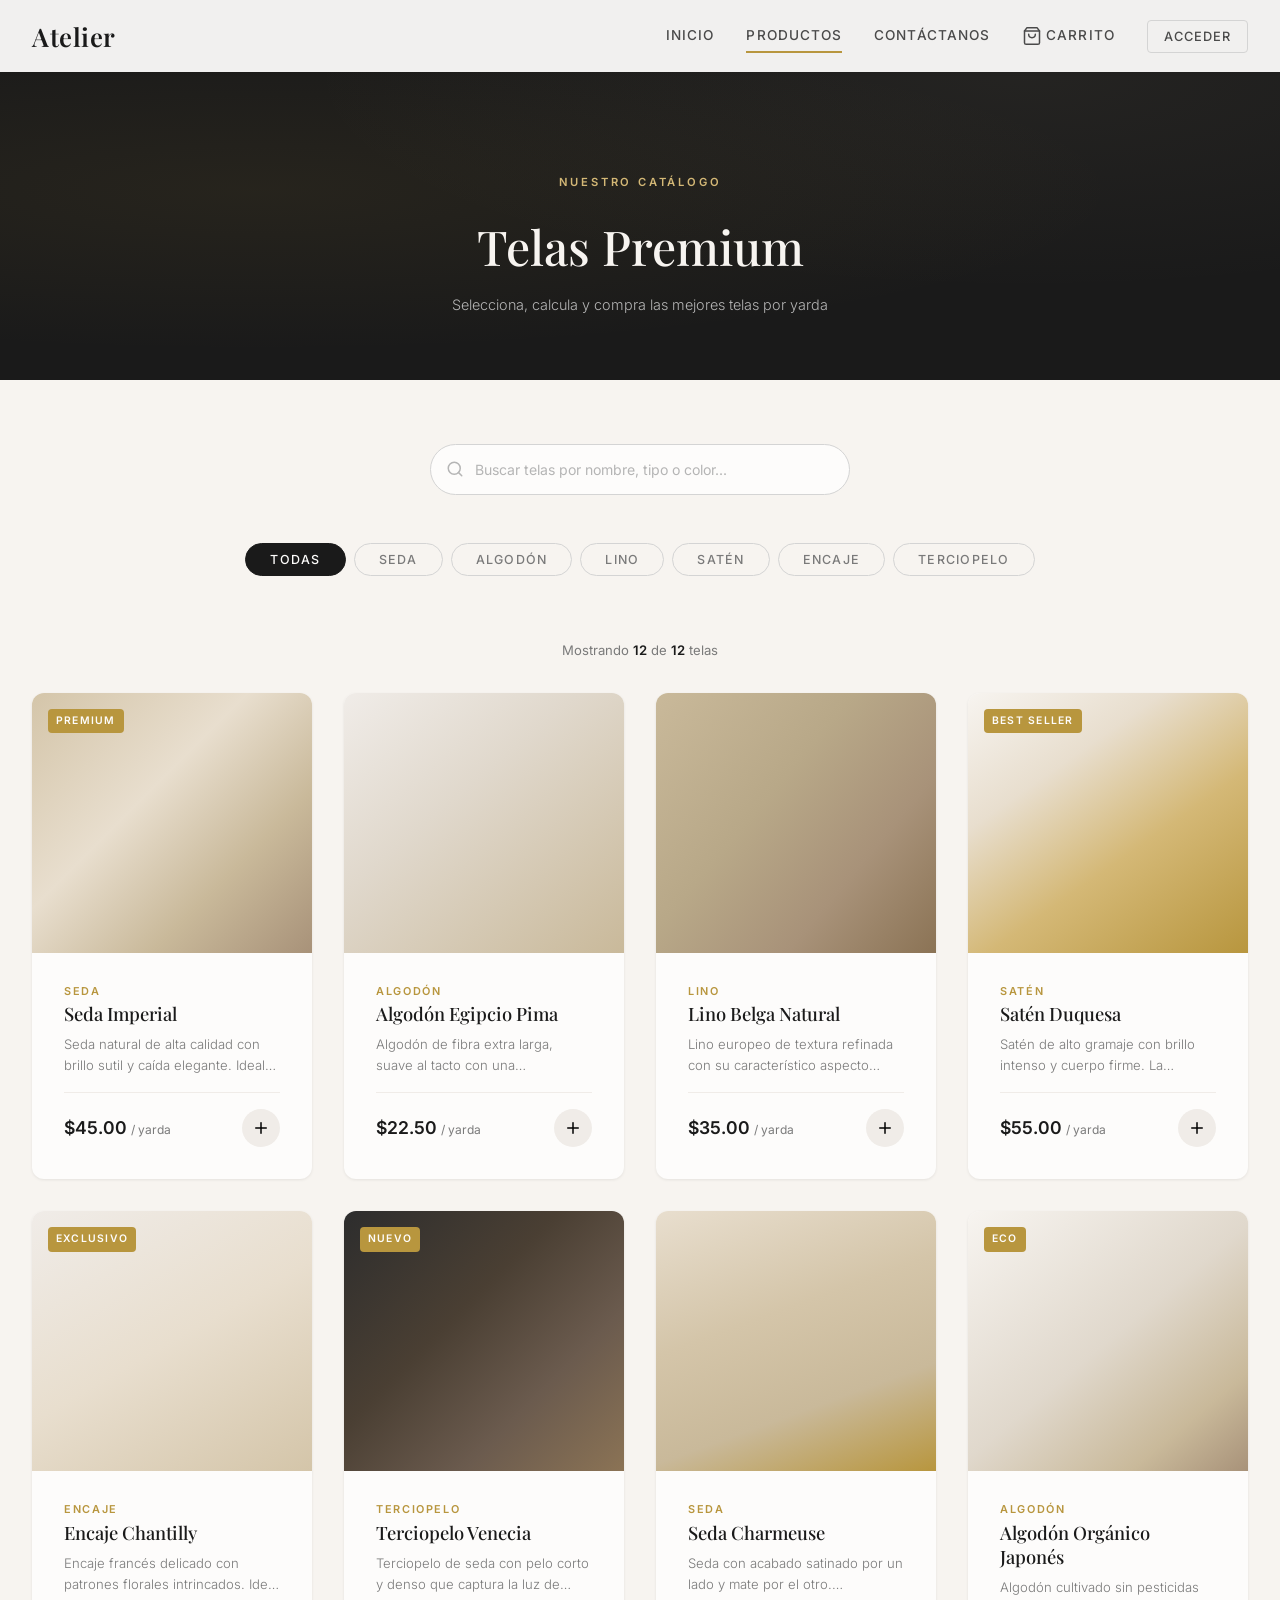
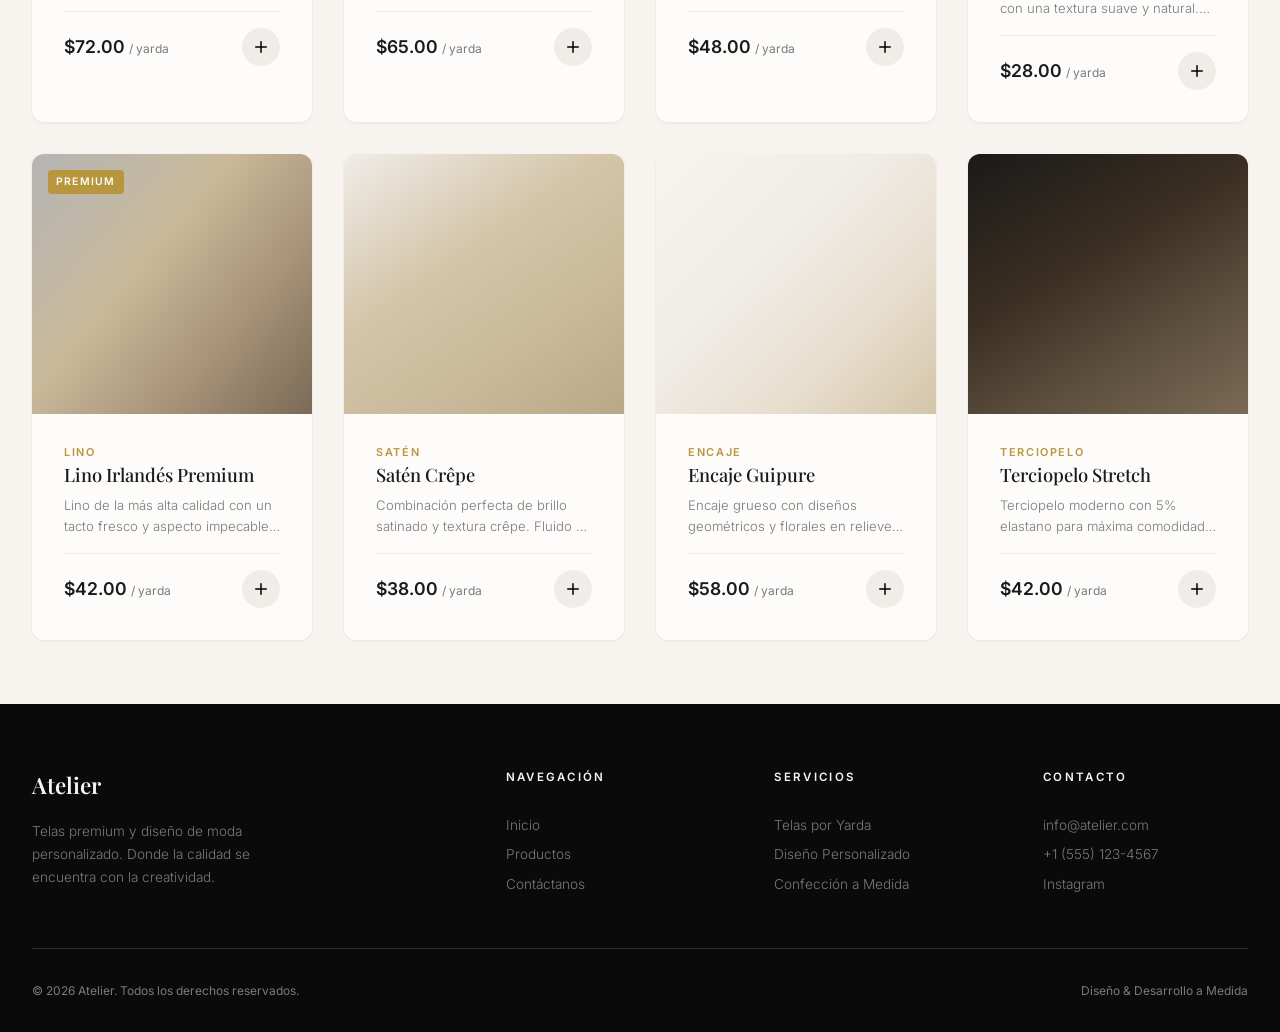
<file: Folder/productos.html>
<!DOCTYPE html>
<html lang="es">
<head>
  <meta charset="UTF-8">
  <meta name="viewport" content="width=device-width, initial-scale=1.0">
  <meta name="description" content="Catálogo de telas premium. Seda, algodón, lino, satén y más. Compra por yarda con nuestra calculadora de medidas integrada.">
  <title>Productos — Atelier | Telas Premium</title>
  <link rel="stylesheet" href="css/style.css">
</head>
<body>

  <!-- ========== NAVBAR ========== -->
  <nav class="navbar navbar--solid" id="navbar">
    <div class="navbar__container">
      <a href="index.html" class="navbar__logo">Atelier</a>

      <div class="navbar__menu" id="navMenu">
        <a href="index.html" class="navbar__link" id="nav-home">Inicio</a>
        <a href="productos.html" class="navbar__link navbar__link--active" id="nav-productos">Productos</a>
        <a href="contacto.html" class="navbar__link" id="nav-contacto">Contáctanos</a>

        <!-- Admin-only links -->
        <a href="ventas.html" class="navbar__link navbar__link--admin" id="nav-ventas">Ventas</a>
        <a href="gestion.html" class="navbar__link navbar__link--admin" id="nav-gestion">Gestión</a>

        <a href="carrito.html" class="navbar__cart" id="nav-cart">
          <svg class="navbar__cart-icon" viewBox="0 0 24 24" fill="none" stroke="currentColor" stroke-width="1.8" stroke-linecap="round" stroke-linejoin="round">
            <path d="M6 2L3 6v14a2 2 0 002 2h14a2 2 0 002-2V6l-3-4z"/>
            <line x1="3" y1="6" x2="21" y2="6"/>
            <path d="M16 10a4 4 0 01-8 0"/>
          </svg>
          Carrito
          <span class="navbar__cart-badge" id="cartBadge">0</span>
        </a>

        <button class="navbar__login-btn" id="loginBtn">Acceder</button>
      </div>

      <button class="navbar__hamburger" id="hamburger" aria-label="Abrir menú">
        <span></span>
        <span></span>
        <span></span>
      </button>
    </div>
  </nav>

  <!-- ========== PAGE HEADER ========== -->
  <header class="page-header">
    <span class="page-header__tag">Nuestro Catálogo</span>
    <h1 class="page-header__title">Telas Premium</h1>
    <p class="page-header__subtitle">Selecciona, calcula y compra las mejores telas por yarda</p>
  </header>

  <!-- ========== CATALOG ========== -->
  <section class="catalog" id="catalogSection">
    <div class="catalog__container">

      <!-- Search -->
      <div class="catalog__search">
        <div class="catalog__search-wrapper">
          <svg class="catalog__search-icon" viewBox="0 0 24 24" fill="none" stroke="currentColor" stroke-width="2" stroke-linecap="round" stroke-linejoin="round">
            <circle cx="11" cy="11" r="8"/>
            <line x1="21" y1="21" x2="16.65" y2="16.65"/>
          </svg>
          <input type="text" class="catalog__search-input" id="catalogSearch" placeholder="Buscar telas por nombre, tipo o color...">
        </div>
      </div>

      <!-- Category Filters -->
      <div class="catalog__filters" id="catalogFilters">
        <button class="catalog__filter-btn catalog__filter-btn--active" data-category="all">Todas</button>
        <button class="catalog__filter-btn" data-category="seda">Seda</button>
        <button class="catalog__filter-btn" data-category="algodón">Algodón</button>
        <button class="catalog__filter-btn" data-category="lino">Lino</button>
        <button class="catalog__filter-btn" data-category="satén">Satén</button>
        <button class="catalog__filter-btn" data-category="encaje">Encaje</button>
        <button class="catalog__filter-btn" data-category="terciopelo">Terciopelo</button>
      </div>

      <!-- Results Count -->
      <p class="catalog__results" id="catalogResults"></p>

      <!-- Product Grid -->
      <div class="catalog__grid" id="catalogGrid">
        <!-- Products rendered by JS -->
      </div>
    </div>
  </section>

  <!-- ========== PRODUCT DETAIL MODAL ========== -->
  <div class="product-modal" id="productModal">
    <div class="product-modal__content">
      <button class="product-modal__close" id="productModalClose" aria-label="Cerrar">✕</button>

      <!-- Image side -->
      <div class="product-modal__image">
        <div class="product-modal__image-placeholder" id="modalImage"></div>
      </div>

      <!-- Details side -->
      <div class="product-modal__details">
        <span class="product-modal__category" id="modalCategory"></span>
        <h2 class="product-modal__name" id="modalName"></h2>
        <p class="product-modal__desc" id="modalDesc"></p>

        <!-- Specs -->
        <div class="product-modal__specs" id="modalSpecs">
          <div class="product-modal__spec">
            <span class="product-modal__spec-label">Material</span>
            <span class="product-modal__spec-value" id="modalMaterial"></span>
          </div>
          <div class="product-modal__spec">
            <span class="product-modal__spec-label">Ancho</span>
            <span class="product-modal__spec-value" id="modalWidth"></span>
          </div>
          <div class="product-modal__spec">
            <span class="product-modal__spec-label">Peso</span>
            <span class="product-modal__spec-value" id="modalWeight"></span>
          </div>
          <div class="product-modal__spec">
            <span class="product-modal__spec-label">Disponible</span>
            <span class="product-modal__spec-value" id="modalStock"></span>
          </div>
        </div>

        <!-- Price -->
        <div class="product-modal__price-row">
          <span class="product-modal__price" id="modalPrice"></span>
          <span class="product-modal__price-unit">/ yarda</span>
        </div>

        <!-- Yard Calculator -->
        <div class="yard-calc">
          <label class="yard-calc__label">Cantidad de yardas</label>
          <div class="yard-calc__row">
            <div class="yard-calc__stepper">
              <button class="yard-calc__stepper-btn" id="yardMinus" type="button" aria-label="Disminuir">−</button>
              <input type="number" class="yard-calc__input" id="yardInput" value="1" min="1" max="100" step="0.5">
              <button class="yard-calc__stepper-btn" id="yardPlus" type="button" aria-label="Aumentar">+</button>
            </div>
            <div class="yard-calc__total">
              <span class="yard-calc__total-label">Total</span>
              <div class="yard-calc__total-price" id="yardTotal">$0.00</div>
            </div>
          </div>
        </div>

        <!-- Add to Cart -->
        <button class="product-modal__add-cart" id="addToCartBtn">
          <svg viewBox="0 0 24 24" fill="none" stroke="currentColor" stroke-width="2" stroke-linecap="round" stroke-linejoin="round">
            <path d="M6 2L3 6v14a2 2 0 002 2h14a2 2 0 002-2V6l-3-4z"/>
            <line x1="3" y1="6" x2="21" y2="6"/>
            <path d="M16 10a4 4 0 01-8 0"/>
          </svg>
          Agregar al Carrito
        </button>
      </div>
    </div>
  </div>

  <!-- ========== TOAST ========== -->
  <div class="toast" id="toast">
    <svg class="toast__icon" viewBox="0 0 24 24" fill="none" stroke="currentColor" stroke-width="2.5" stroke-linecap="round" stroke-linejoin="round">
      <polyline points="20 6 9 17 4 12"/>
    </svg>
    <span id="toastMessage">Producto agregado al carrito</span>
  </div>

  <!-- ========== FOOTER ========== -->
  <footer class="footer" id="footer">
    <div class="footer__container">
      <div class="footer__brand">
        <h3 class="footer__brand-name">Atelier</h3>
        <p class="footer__brand-desc">Telas premium y diseño de moda personalizado. Donde la calidad se encuentra con la creatividad.</p>
      </div>
      <div class="footer__col">
        <h4 class="footer__heading">Navegación</h4>
        <a href="index.html" class="footer__link">Inicio</a>
        <a href="productos.html" class="footer__link">Productos</a>
        <a href="contacto.html" class="footer__link">Contáctanos</a>
      </div>
      <div class="footer__col">
        <h4 class="footer__heading">Servicios</h4>
        <a href="#" class="footer__link">Telas por Yarda</a>
        <a href="#" class="footer__link">Diseño Personalizado</a>
        <a href="#" class="footer__link">Confección a Medida</a>
      </div>
      <div class="footer__col">
        <h4 class="footer__heading">Contacto</h4>
        <a href="#" class="footer__link">info@atelier.com</a>
        <a href="#" class="footer__link">+1 (555) 123-4567</a>
        <a href="#" class="footer__link">Instagram</a>
      </div>
    </div>
    <div class="footer__bottom">
      <span>&copy; 2026 Atelier. Todos los derechos reservados.</span>
      <span>Diseño & Desarrollo a Medida</span>
    </div>
  </footer>

  <!-- ========== LOGIN MODAL ========== -->
  <div class="modal-backdrop" id="loginModal">
    <div class="modal" role="dialog" aria-labelledby="modalTitle">
      <h2 class="modal__title" id="loginModalTitle">Iniciar Sesión</h2>
      <p class="modal__subtitle">Acceso exclusivo para administradores</p>
      <form id="loginForm">
        <div class="modal__field">
          <label class="modal__label" for="loginUser">Usuario</label>
          <input class="modal__input" type="text" id="loginUser" placeholder="Ingresa tu usuario" autocomplete="username" required>
        </div>
        <div class="modal__field">
          <label class="modal__label" for="loginPass">Contraseña</label>
          <input class="modal__input" type="password" id="loginPass" placeholder="Ingresa tu contraseña" autocomplete="current-password" required>
        </div>
        <p class="modal__error" id="loginError">Usuario o contraseña incorrectos.</p>
        <button type="submit" class="modal__submit">Ingresar</button>
      </form>
    </div>
  </div>

  <script src="js/productos.js"></script>
</body>
</html>
</file>
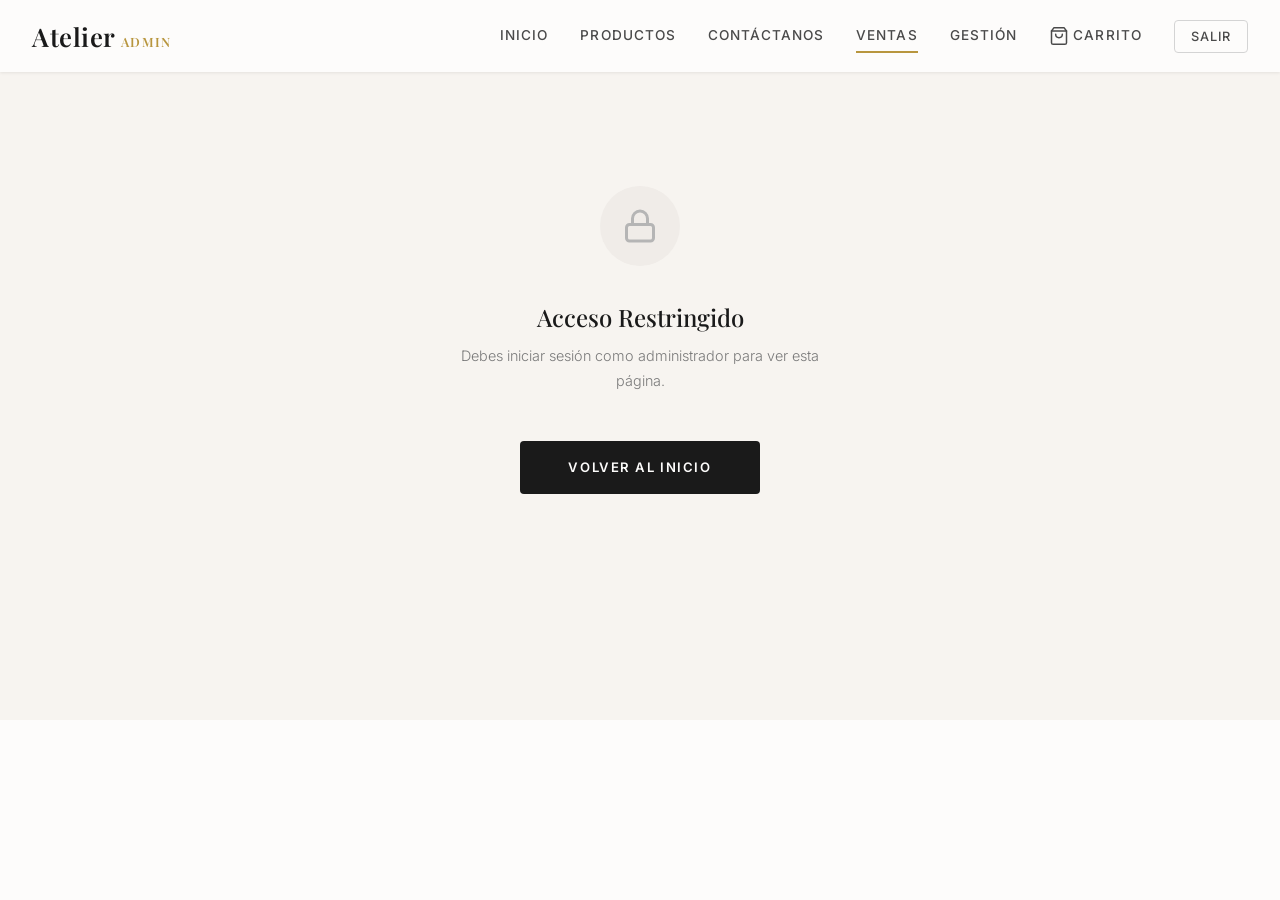
<file: Folder/ventas.html>
<!DOCTYPE html>
<html lang="es">
<head>
  <meta charset="UTF-8">
  <meta name="viewport" content="width=device-width, initial-scale=1.0">
  <title>Ventas — Panel de Administración | Atelier</title>
  <link rel="stylesheet" href="css/style.css">
</head>
<body class="is-admin">

  <!-- ========== NAVBAR ========== -->
  <nav class="navbar navbar--solid" id="navbar">
    <div class="navbar__container">
      <a href="index.html" class="navbar__logo">Atelier <span style="font-size: 0.5em; color: var(--color-gold); letter-spacing: 0.1em; text-transform: uppercase;">Admin</span></a>

      <div class="navbar__menu" id="navMenu">
        <a href="index.html" class="navbar__link" id="nav-home">Inicio</a>
        <a href="productos.html" class="navbar__link" id="nav-productos">Productos</a>
        <a href="contacto.html" class="navbar__link" id="nav-contacto">Contáctanos</a>

        <!-- Admin-only links -->
        <a href="ventas.html" class="navbar__link navbar__link--admin navbar__link--active" id="nav-ventas">Ventas</a>
        <a href="gestion.html" class="navbar__link navbar__link--admin" id="nav-gestion">Gestión</a>

        <a href="carrito.html" class="navbar__cart" id="nav-cart">
          <svg class="navbar__cart-icon" viewBox="0 0 24 24" fill="none" stroke="currentColor" stroke-width="1.8" stroke-linecap="round" stroke-linejoin="round">
            <path d="M6 2L3 6v14a2 2 0 002 2h14a2 2 0 002-2V6l-3-4z"/>
            <line x1="3" y1="6" x2="21" y2="6"/>
            <path d="M16 10a4 4 0 01-8 0"/>
          </svg>
          Carrito
          <span class="navbar__cart-badge" id="cartBadge">0</span>
        </a>

        <button class="navbar__login-btn" id="loginBtn">Salir</button>
      </div>

      <button class="navbar__hamburger" id="hamburger" aria-label="Abrir menú">
        <span></span>
        <span></span>
        <span></span>
      </button>
    </div>
  </nav>

  <!-- ========== ADMIN DASHBOARD: VENTAS ========== -->
  <section class="admin-page">
    <div class="admin__container" id="adminContent" style="display: none;">
      
      <div class="admin-header">
        <div>
          <h1 class="admin-header__title">Panel de Ventas</h1>
          <p class="admin-header__subtitle">Monitorea y gestiona los pedidos recibidos en tiempo real.</p>
        </div>
        <div class="admin-header__actions">
          <button class="admin-btn admin-btn--outline" id="exportBtn">Exportar CSV</button>
        </div>
      </div>

      <div class="admin-stats">
        <div class="admin-stat-card">
          <span class="admin-stat-card__title">Total Ventas</span>
          <span class="admin-stat-card__value" id="statTotalVentas">$0.00</span>
        </div>
        <div class="admin-stat-card">
          <span class="admin-stat-card__title">Órdenes</span>
          <span class="admin-stat-card__value" id="statOrders">0</span>
        </div>
        <div class="admin-stat-card">
          <span class="admin-stat-card__title">Yardas Vendidas</span>
          <span class="admin-stat-card__value" id="statYards">0</span>
        </div>
        <div class="admin-stat-card">
          <span class="admin-stat-card__title">Ticket Promedio</span>
          <span class="admin-stat-card__value" id="statAvg">$0.00</span>
        </div>
      </div>

      <div class="admin-table-wrapper">
        <table class="admin-table">
          <thead>
            <tr>
              <th>ID Orden</th>
              <th>Fecha</th>
              <th>Cliente</th>
              <th>Artículos</th>
              <th>Total</th>
              <th>Estado</th>
              <th>Acciones</th>
            </tr>
          </thead>
          <tbody id="salesTableBody">
            <!-- Injected by JS -->
          </tbody>
        </table>
      </div>

    </div>

    <!-- Denied State -->
    <div class="cart-empty" id="accessDenied" style="display: none; padding-top: 10vh;">
      <div class="cart-empty__icon">
        <svg viewBox="0 0 24 24" fill="none" stroke="currentColor" stroke-width="2" stroke-linecap="round" stroke-linejoin="round">
          <rect x="3" y="11" width="18" height="11" rx="2" ry="2"></rect>
          <path d="M7 11V7a5 5 0 0110 0v4"></path>
        </svg>
      </div>
      <h2 class="cart-empty__title">Acceso Restringido</h2>
      <p class="cart-empty__text">Debes iniciar sesión como administrador para ver esta página.</p>
      <a href="index.html" class="cart-empty__cta">Volver al Inicio</a>
    </div>
  </section>

  <!-- ========== LOGIN MODAL (Shared) ========== -->
  <div class="modal-backdrop" id="loginModal">
    <div class="modal" role="dialog" aria-labelledby="loginModalTitle">
      <h2 class="modal__title" id="loginModalTitle">Iniciar Sesión</h2>
      <p class="modal__subtitle">Acceso exclusivo para administradores</p>
      <form id="loginForm">
        <div class="modal__field">
          <label class="modal__label" for="loginUser">Usuario</label>
          <input class="modal__input" type="text" id="loginUser" placeholder="Ingresa tu usuario" autocomplete="username" required>
        </div>
        <div class="modal__field">
          <label class="modal__label" for="loginPass">Contraseña</label>
          <input class="modal__input" type="password" id="loginPass" placeholder="Ingresa tu contraseña" autocomplete="current-password" required>
        </div>
        <p class="modal__error" id="loginError">Usuario o contraseña incorrectos.</p>
        <button type="submit" class="modal__submit">Ingresar</button>
      </form>
    </div>
  </div>

  <script src="js/ventas.js"></script>
</body>
</html>
</file>
<file: Folder/css/style.css>
/* ============================================
   DESIGN SYSTEM — Neutral Palette E-Commerce
   ============================================ */

/* --- Google Fonts --- */
@import url('https://fonts.googleapis.com/css2?family=Playfair+Display:ital,wght@0,400;0,500;0,600;0,700;1,400;1,500&family=Inter:wght@300;400;500;600;700&display=swap');

/* --- CSS Custom Properties --- */
:root {
  /* Neutrals */
  --color-black: #0a0a0a;
  --color-charcoal: #1a1a1a;
  --color-dark-gray: #2d2d2d;
  --color-gray: #4a4a4a;
  --color-medium-gray: #7a7a7a;
  --color-light-gray: #b5b5b5;
  --color-silver: #d4d4d4;
  --color-off-white: #f0ece8;
  --color-warm-white: #f7f4f0;
  --color-white: #fdfcfb;

  /* Accents */
  --color-beige: #c9b99a;
  --color-beige-light: #e8dece;
  --color-gold: #b8963e;
  --color-gold-soft: #d4b876;

  /* Functional */
  --color-success: #4a7c59;
  --color-error: #8b3a3a;

  /* Typography */
  --font-display: 'Playfair Display', Georgia, serif;
  --font-body: 'Inter', -apple-system, BlinkMacSystemFont, sans-serif;

  /* Spacing */
  --space-xs: 0.25rem;
  --space-sm: 0.5rem;
  --space-md: 1rem;
  --space-lg: 1.5rem;
  --space-xl: 2rem;
  --space-2xl: 3rem;
  --space-3xl: 4rem;
  --space-4xl: 6rem;

  /* Borders */
  --radius-sm: 4px;
  --radius-md: 8px;
  --radius-lg: 12px;
  --radius-xl: 20px;

  /* Transitions */
  --ease-smooth: cubic-bezier(0.4, 0, 0.2, 1);
  --ease-bounce: cubic-bezier(0.34, 1.56, 0.64, 1);
  --duration-fast: 200ms;
  --duration-normal: 350ms;
  --duration-slow: 600ms;

  /* Shadows */
  --shadow-sm: 0 1px 3px rgba(0, 0, 0, 0.08);
  --shadow-md: 0 4px 12px rgba(0, 0, 0, 0.1);
  --shadow-lg: 0 8px 30px rgba(0, 0, 0, 0.12);
  --shadow-xl: 0 20px 60px rgba(0, 0, 0, 0.15);

  /* Layout */
  --navbar-height: 72px;
  --max-width: 1280px;
}

/* --- Reset & Base --- */
*,
*::before,
*::after {
  margin: 0;
  padding: 0;
  box-sizing: border-box;
}

html {
  scroll-behavior: smooth;
  font-size: 16px;
}

body {
  font-family: var(--font-body);
  color: var(--color-charcoal);
  background-color: var(--color-white);
  line-height: 1.6;
  -webkit-font-smoothing: antialiased;
  -moz-osx-font-smoothing: grayscale;
  overflow-x: hidden;
}

a {
  text-decoration: none;
  color: inherit;
}

button {
  cursor: pointer;
  border: none;
  background: none;
  font-family: inherit;
}

img {
  max-width: 100%;
  display: block;
}

ul, ol {
  list-style: none;
}

/* ============================================
   NAVBAR
   ============================================ */
.navbar {
  position: fixed;
  top: 0;
  left: 0;
  width: 100%;
  height: var(--navbar-height);
  z-index: 1000;
  transition: background var(--duration-normal) var(--ease-smooth),
              box-shadow var(--duration-normal) var(--ease-smooth);
}

.navbar--transparent {
  background: transparent;
}

.navbar--solid {
  background: rgba(253, 252, 251, 0.95);
  backdrop-filter: blur(12px);
  -webkit-backdrop-filter: blur(12px);
  box-shadow: var(--shadow-sm);
}

.navbar__container {
  max-width: var(--max-width);
  margin: 0 auto;
  padding: 0 var(--space-xl);
  height: 100%;
  display: flex;
  align-items: center;
  justify-content: space-between;
}

.navbar__logo {
  font-family: var(--font-display);
  font-size: 1.6rem;
  font-weight: 600;
  letter-spacing: 0.02em;
  transition: color var(--duration-fast) var(--ease-smooth);
}

.navbar--transparent .navbar__logo {
  color: var(--color-white);
  text-shadow: 0 1px 4px rgba(0,0,0,0.3);
}

.navbar--solid .navbar__logo {
  color: var(--color-charcoal);
}

.navbar__menu {
  display: flex;
  align-items: center;
  gap: var(--space-xl);
}

.navbar__link {
  font-size: 0.85rem;
  font-weight: 500;
  letter-spacing: 0.08em;
  text-transform: uppercase;
  position: relative;
  padding: var(--space-xs) 0;
  transition: color var(--duration-fast) var(--ease-smooth);
}

.navbar--transparent .navbar__link {
  color: rgba(255, 255, 255, 0.85);
  text-shadow: 0 1px 3px rgba(0,0,0,0.2);
}

.navbar--solid .navbar__link {
  color: var(--color-gray);
}

.navbar__link::after {
  content: '';
  position: absolute;
  bottom: -2px;
  left: 0;
  width: 0;
  height: 1.5px;
  background: var(--color-gold);
  transition: width var(--duration-normal) var(--ease-smooth);
}

.navbar__link:hover::after,
.navbar__link--active::after {
  width: 100%;
}

.navbar--transparent .navbar__link:hover {
  color: var(--color-white);
}

.navbar--solid .navbar__link:hover {
  color: var(--color-charcoal);
}

.navbar__cart {
  position: relative;
  display: flex;
  align-items: center;
  gap: var(--space-xs);
  font-size: 0.85rem;
  font-weight: 500;
  letter-spacing: 0.08em;
  text-transform: uppercase;
  transition: color var(--duration-fast) var(--ease-smooth);
}

.navbar--transparent .navbar__cart {
  color: rgba(255, 255, 255, 0.85);
  text-shadow: 0 1px 3px rgba(0,0,0,0.2);
}

.navbar--solid .navbar__cart {
  color: var(--color-gray);
}

.navbar__cart:hover {
  color: var(--color-gold);
}

.navbar__cart-icon {
  width: 20px;
  height: 20px;
}

.navbar__cart-badge {
  position: absolute;
  top: -6px;
  right: -10px;
  width: 18px;
  height: 18px;
  border-radius: 50%;
  background: var(--color-gold);
  color: var(--color-white);
  font-size: 0.65rem;
  font-weight: 700;
  display: flex;
  align-items: center;
  justify-content: center;
  text-shadow: none;
}

/* Admin-only links */
.navbar__link--admin {
  display: none;
}

body.is-admin .navbar__link--admin {
  display: inline-block;
}

/* Login button */
.navbar__login-btn {
  font-size: 0.8rem;
  font-weight: 500;
  letter-spacing: 0.08em;
  text-transform: uppercase;
  padding: var(--space-sm) var(--space-md);
  border: 1px solid;
  border-radius: var(--radius-sm);
  transition: all var(--duration-fast) var(--ease-smooth);
}

.navbar--transparent .navbar__login-btn {
  color: rgba(255,255,255,0.85);
  border-color: rgba(255,255,255,0.3);
}

.navbar--transparent .navbar__login-btn:hover {
  background: rgba(255,255,255,0.1);
  border-color: rgba(255,255,255,0.6);
  color: var(--color-white);
}

.navbar--solid .navbar__login-btn {
  color: var(--color-gray);
  border-color: var(--color-silver);
}

.navbar--solid .navbar__login-btn:hover {
  background: var(--color-off-white);
  color: var(--color-charcoal);
}

/* Mobile hamburger */
.navbar__hamburger {
  display: none;
  flex-direction: column;
  gap: 5px;
  width: 24px;
  cursor: pointer;
}

.navbar__hamburger span {
  display: block;
  height: 2px;
  background: var(--color-charcoal);
  border-radius: 2px;
  transition: all var(--duration-fast) var(--ease-smooth);
}

.navbar--transparent .navbar__hamburger span {
  background: var(--color-white);
}

/* ============================================
   HERO / CAROUSEL
   ============================================ */
.hero {
  position: relative;
  width: 100%;
  height: 100vh;
  min-height: 600px;
  overflow: hidden;
}

.hero__carousel {
  position: relative;
  width: 100%;
  height: 100%;
}

.hero__slide {
  position: absolute;
  top: 0;
  left: 0;
  width: 100%;
  height: 100%;
  opacity: 0;
  transition: opacity var(--duration-slow) var(--ease-smooth);
  display: flex;
  align-items: center;
  justify-content: center;
}

.hero__slide--active {
  opacity: 1;
  z-index: 1;
}

.hero__slide-bg {
  position: absolute;
  top: 0;
  left: 0;
  width: 100%;
  height: 100%;
  object-fit: cover;
}

/* Placeholder backgrounds for slides (elegant gradients simulating fashion photos) */
.hero__slide-placeholder {
  position: absolute;
  top: 0;
  left: 0;
  width: 100%;
  height: 100%;
}

.hero__slide-placeholder--1 {
  background: linear-gradient(135deg, #2d2d2d 0%, #4a4a4a 30%, #8b7355 60%, #c9b99a 100%);
}

.hero__slide-placeholder--2 {
  background: linear-gradient(150deg, #1a1a1a 0%, #3d3029 35%, #6b5b4e 65%, #a89279 100%);
}

.hero__slide-placeholder--3 {
  background: linear-gradient(120deg, #0a0a0a 0%, #2d2d2d 25%, #5c4f3d 55%, #b8963e 100%);
}

.hero__slide-placeholder--4 {
  background: linear-gradient(160deg, #1a1a1a 0%, #3a2e22 40%, #7a6a55 70%, #d4b876 100%);
}

.hero__slide-placeholder--5 {
  background: linear-gradient(140deg, #2d2d2d 0%, #4a3f33 30%, #8b7d6b 60%, #e8dece 100%);
}

/* Decorative pattern overlay on placeholders */
.hero__slide-placeholder::after {
  content: '';
  position: absolute;
  top: 0;
  left: 0;
  width: 100%;
  height: 100%;
  background:
    radial-gradient(ellipse at 30% 50%, rgba(255,255,255,0.05) 0%, transparent 60%),
    radial-gradient(ellipse at 70% 30%, rgba(255,255,255,0.03) 0%, transparent 50%);
}

/* Dark overlay for text readability */
.hero__slide-overlay {
  position: absolute;
  top: 0;
  left: 0;
  width: 100%;
  height: 100%;
  background: linear-gradient(
    to bottom,
    rgba(0, 0, 0, 0.3) 0%,
    rgba(0, 0, 0, 0.15) 40%,
    rgba(0, 0, 0, 0.25) 70%,
    rgba(0, 0, 0, 0.55) 100%
  );
  z-index: 1;
}

.hero__content {
  position: relative;
  z-index: 2;
  text-align: center;
  color: var(--color-white);
  max-width: 700px;
  padding: 0 var(--space-xl);
}

.hero__tag {
  display: inline-block;
  font-size: 0.7rem;
  font-weight: 600;
  letter-spacing: 0.25em;
  text-transform: uppercase;
  color: var(--color-gold-soft);
  margin-bottom: var(--space-lg);
  opacity: 0;
  transform: translateY(20px);
  animation: heroFadeUp 0.8s var(--ease-smooth) 0.3s forwards;
}

.hero__title {
  font-family: var(--font-display);
  font-size: clamp(2.2rem, 5vw, 3.8rem);
  font-weight: 500;
  line-height: 1.15;
  margin-bottom: var(--space-lg);
  opacity: 0;
  transform: translateY(30px);
  animation: heroFadeUp 0.8s var(--ease-smooth) 0.5s forwards;
}

.hero__title em {
  font-style: italic;
  color: var(--color-beige-light);
}

.hero__subtitle {
  font-size: 1rem;
  font-weight: 300;
  line-height: 1.7;
  color: rgba(255, 255, 255, 0.8);
  margin-bottom: var(--space-2xl);
  opacity: 0;
  transform: translateY(20px);
  animation: heroFadeUp 0.8s var(--ease-smooth) 0.7s forwards;
}

.hero__cta {
  display: inline-flex;
  align-items: center;
  gap: var(--space-sm);
  padding: var(--space-md) var(--space-2xl);
  font-size: 0.8rem;
  font-weight: 600;
  letter-spacing: 0.15em;
  text-transform: uppercase;
  color: var(--color-charcoal);
  background: var(--color-warm-white);
  border-radius: var(--radius-sm);
  transition: all var(--duration-normal) var(--ease-smooth);
  opacity: 0;
  transform: translateY(20px);
  animation: heroFadeUp 0.8s var(--ease-smooth) 0.9s forwards;
}

.hero__cta:hover {
  background: var(--color-gold-soft);
  color: var(--color-white);
  transform: translateY(-2px);
  box-shadow: 0 8px 25px rgba(184, 150, 62, 0.3);
}

.hero__cta-arrow {
  transition: transform var(--duration-fast) var(--ease-smooth);
}

.hero__cta:hover .hero__cta-arrow {
  transform: translateX(4px);
}

@keyframes heroFadeUp {
  to {
    opacity: 1;
    transform: translateY(0);
  }
}

/* Carousel Controls */
.hero__controls {
  position: absolute;
  bottom: var(--space-3xl);
  left: 50%;
  transform: translateX(-50%);
  z-index: 10;
  display: flex;
  align-items: center;
  gap: var(--space-lg);
}

.hero__dot {
  width: 10px;
  height: 10px;
  border-radius: 50%;
  background: rgba(255, 255, 255, 0.35);
  border: 1.5px solid rgba(255, 255, 255, 0.5);
  transition: all var(--duration-normal) var(--ease-smooth);
  cursor: pointer;
}

.hero__dot--active {
  background: var(--color-gold-soft);
  border-color: var(--color-gold-soft);
  transform: scale(1.3);
}

.hero__dot:hover {
  background: rgba(255, 255, 255, 0.6);
}

.hero__arrows {
  position: absolute;
  top: 50%;
  left: 0;
  right: 0;
  transform: translateY(-50%);
  z-index: 10;
  display: flex;
  justify-content: space-between;
  padding: 0 var(--space-xl);
  pointer-events: none;
}

.hero__arrow {
  width: 48px;
  height: 48px;
  border-radius: 50%;
  background: rgba(255, 255, 255, 0.1);
  backdrop-filter: blur(6px);
  border: 1px solid rgba(255, 255, 255, 0.2);
  display: flex;
  align-items: center;
  justify-content: center;
  color: var(--color-white);
  font-size: 1.2rem;
  pointer-events: all;
  transition: all var(--duration-normal) var(--ease-smooth);
  cursor: pointer;
}

.hero__arrow:hover {
  background: rgba(255, 255, 255, 0.2);
  border-color: rgba(255, 255, 255, 0.4);
  transform: scale(1.08);
}

/* Slide counter */
.hero__counter {
  position: absolute;
  bottom: var(--space-3xl);
  right: var(--space-xl);
  z-index: 10;
  font-size: 0.75rem;
  font-weight: 400;
  letter-spacing: 0.15em;
  color: rgba(255, 255, 255, 0.6);
}

.hero__counter-current {
  font-weight: 600;
  color: var(--color-white);
  font-size: 1rem;
}

/* ============================================
   SECTION: INTRO / ABOUT PREVIEW
   ============================================ */
.section {
  padding: var(--space-4xl) var(--space-xl);
}

.section__container {
  max-width: var(--max-width);
  margin: 0 auto;
}

.intro {
  text-align: center;
  background: var(--color-warm-white);
}

.intro__tag {
  display: inline-block;
  font-size: 0.7rem;
  font-weight: 600;
  letter-spacing: 0.25em;
  text-transform: uppercase;
  color: var(--color-gold);
  margin-bottom: var(--space-md);
}

.intro__title {
  font-family: var(--font-display);
  font-size: clamp(1.8rem, 3.5vw, 2.8rem);
  font-weight: 500;
  line-height: 1.2;
  color: var(--color-charcoal);
  margin-bottom: var(--space-lg);
}

.intro__text {
  max-width: 640px;
  margin: 0 auto;
  font-size: 0.95rem;
  font-weight: 300;
  line-height: 1.8;
  color: var(--color-medium-gray);
}

.intro__divider {
  width: 50px;
  height: 1.5px;
  background: var(--color-gold);
  margin: var(--space-2xl) auto 0;
}

/* ============================================
   SECTION: FEATURED DESIGNS GALLERY
   ============================================ */
.gallery {
  background: var(--color-white);
}

.gallery__header {
  text-align: center;
  margin-bottom: var(--space-3xl);
}

.gallery__tag {
  display: inline-block;
  font-size: 0.7rem;
  font-weight: 600;
  letter-spacing: 0.25em;
  text-transform: uppercase;
  color: var(--color-gold);
  margin-bottom: var(--space-md);
}

.gallery__title {
  font-family: var(--font-display);
  font-size: clamp(1.8rem, 3.5vw, 2.8rem);
  font-weight: 500;
  color: var(--color-charcoal);
}

.gallery__grid {
  display: grid;
  grid-template-columns: repeat(3, 1fr);
  grid-template-rows: repeat(2, 300px);
  gap: var(--space-md);
}

.gallery__item {
  position: relative;
  overflow: hidden;
  border-radius: var(--radius-md);
  cursor: pointer;
}

.gallery__item:first-child {
  grid-row: span 2;
}

.gallery__item-bg {
  width: 100%;
  height: 100%;
  transition: transform var(--duration-slow) var(--ease-smooth);
}

/* Placeholder gradients for gallery items */
.gallery__item-placeholder {
  width: 100%;
  height: 100%;
}

.gallery__item-placeholder--1 {
  background: linear-gradient(145deg, #3a2e22 0%, #8b7355 50%, #c9b99a 100%);
}

.gallery__item-placeholder--2 {
  background: linear-gradient(130deg, #2d2d2d 0%, #5c4f3d 60%, #b8963e 100%);
}

.gallery__item-placeholder--3 {
  background: linear-gradient(160deg, #1a1a1a 0%, #4a3f33 50%, #a89279 100%);
}

.gallery__item-placeholder--4 {
  background: linear-gradient(140deg, #4a4a4a 0%, #7a6a55 50%, #d4b876 100%);
}

.gallery__item-placeholder--5 {
  background: linear-gradient(135deg, #2d2d2d 0%, #6b5b4e 50%, #e8dece 100%);
}

.gallery__item:hover .gallery__item-bg,
.gallery__item:hover .gallery__item-placeholder {
  transform: scale(1.06);
}

.gallery__item-overlay {
  position: absolute;
  bottom: 0;
  left: 0;
  right: 0;
  padding: var(--space-xl);
  background: linear-gradient(to top, rgba(0,0,0,0.65) 0%, transparent 100%);
  transform: translateY(100%);
  transition: transform var(--duration-normal) var(--ease-smooth);
}

.gallery__item:hover .gallery__item-overlay {
  transform: translateY(0);
}

.gallery__item-title {
  font-family: var(--font-display);
  font-size: 1.1rem;
  font-weight: 500;
  color: var(--color-white);
  margin-bottom: var(--space-xs);
}

.gallery__item-category {
  font-size: 0.72rem;
  font-weight: 500;
  letter-spacing: 0.15em;
  text-transform: uppercase;
  color: var(--color-gold-soft);
}

/* ============================================
   SECTION: CTA BANNER
   ============================================ */
.cta-banner {
  background: var(--color-charcoal);
  text-align: center;
  padding: var(--space-4xl) var(--space-xl);
}

.cta-banner__container {
  max-width: 600px;
  margin: 0 auto;
}

.cta-banner__title {
  font-family: var(--font-display);
  font-size: clamp(1.6rem, 3vw, 2.4rem);
  font-weight: 500;
  color: var(--color-warm-white);
  margin-bottom: var(--space-md);
}

.cta-banner__text {
  font-size: 0.9rem;
  font-weight: 300;
  line-height: 1.7;
  color: var(--color-light-gray);
  margin-bottom: var(--space-2xl);
}

.cta-banner__btn {
  display: inline-flex;
  align-items: center;
  gap: var(--space-sm);
  padding: var(--space-md) var(--space-2xl);
  font-size: 0.8rem;
  font-weight: 600;
  letter-spacing: 0.15em;
  text-transform: uppercase;
  color: var(--color-charcoal);
  background: var(--color-gold-soft);
  border-radius: var(--radius-sm);
  transition: all var(--duration-normal) var(--ease-smooth);
}

.cta-banner__btn:hover {
  background: var(--color-gold);
  transform: translateY(-2px);
  box-shadow: 0 8px 25px rgba(184, 150, 62, 0.25);
}

/* ============================================
   FOOTER
   ============================================ */
.footer {
  background: var(--color-black);
  color: var(--color-light-gray);
  padding: var(--space-3xl) var(--space-xl) var(--space-xl);
}

.footer__container {
  max-width: var(--max-width);
  margin: 0 auto;
  display: grid;
  grid-template-columns: 2fr 1fr 1fr 1fr;
  gap: var(--space-3xl);
}

.footer__brand-name {
  font-family: var(--font-display);
  font-size: 1.4rem;
  font-weight: 600;
  color: var(--color-warm-white);
  margin-bottom: var(--space-md);
}

.footer__brand-desc {
  font-size: 0.85rem;
  font-weight: 300;
  line-height: 1.7;
  color: var(--color-medium-gray);
  max-width: 280px;
}

.footer__heading {
  font-size: 0.72rem;
  font-weight: 600;
  letter-spacing: 0.2em;
  text-transform: uppercase;
  color: var(--color-warm-white);
  margin-bottom: var(--space-lg);
}

.footer__link {
  display: block;
  font-size: 0.85rem;
  font-weight: 300;
  color: var(--color-medium-gray);
  padding: var(--space-xs) 0;
  transition: color var(--duration-fast) var(--ease-smooth);
}

.footer__link:hover {
  color: var(--color-gold-soft);
}

.footer__bottom {
  max-width: var(--max-width);
  margin: var(--space-2xl) auto 0;
  padding-top: var(--space-xl);
  border-top: 1px solid var(--color-dark-gray);
  display: flex;
  justify-content: space-between;
  align-items: center;
  font-size: 0.75rem;
  color: var(--color-medium-gray);
}

/* ============================================
   SCROLL ANIMATIONS (Intersection Observer)
   ============================================ */
.reveal {
  opacity: 0;
  transform: translateY(40px);
  transition: opacity 0.7s var(--ease-smooth), transform 0.7s var(--ease-smooth);
}

.reveal--visible {
  opacity: 1;
  transform: translateY(0);
}

/* ============================================
   LOGIN MODAL
   ============================================ */
.modal-backdrop {
  position: fixed;
  top: 0;
  left: 0;
  width: 100%;
  height: 100%;
  background: rgba(0, 0, 0, 0.5);
  backdrop-filter: blur(4px);
  z-index: 2000;
  display: flex;
  align-items: center;
  justify-content: center;
  opacity: 0;
  visibility: hidden;
  transition: all var(--duration-normal) var(--ease-smooth);
}

.modal-backdrop--open {
  opacity: 1;
  visibility: visible;
}

.modal {
  background: var(--color-white);
  border-radius: var(--radius-lg);
  padding: var(--space-3xl);
  width: 100%;
  max-width: 400px;
  box-shadow: var(--shadow-xl);
  transform: translateY(20px) scale(0.97);
  transition: transform var(--duration-normal) var(--ease-smooth);
}

.modal-backdrop--open .modal {
  transform: translateY(0) scale(1);
}

.modal__title {
  font-family: var(--font-display);
  font-size: 1.5rem;
  font-weight: 600;
  color: var(--color-charcoal);
  margin-bottom: var(--space-xs);
}

.modal__subtitle {
  font-size: 0.85rem;
  color: var(--color-medium-gray);
  margin-bottom: var(--space-xl);
}

.modal__field {
  margin-bottom: var(--space-md);
}

.modal__label {
  display: block;
  font-size: 0.75rem;
  font-weight: 600;
  letter-spacing: 0.1em;
  text-transform: uppercase;
  color: var(--color-gray);
  margin-bottom: var(--space-xs);
}

.modal__input {
  width: 100%;
  padding: var(--space-md);
  font-family: var(--font-body);
  font-size: 0.9rem;
  color: var(--color-charcoal);
  background: var(--color-off-white);
  border: 1.5px solid transparent;
  border-radius: var(--radius-sm);
  transition: all var(--duration-fast) var(--ease-smooth);
  outline: none;
}

.modal__input:focus {
  border-color: var(--color-gold);
  background: var(--color-white);
}

.modal__error {
  font-size: 0.8rem;
  color: var(--color-error);
  margin-top: var(--space-sm);
  display: none;
}

.modal__error--visible {
  display: block;
}

.modal__submit {
  width: 100%;
  padding: var(--space-md);
  margin-top: var(--space-md);
  font-size: 0.8rem;
  font-weight: 600;
  letter-spacing: 0.15em;
  text-transform: uppercase;
  color: var(--color-white);
  background: var(--color-charcoal);
  border-radius: var(--radius-sm);
  transition: all var(--duration-normal) var(--ease-smooth);
}

.modal__submit:hover {
  background: var(--color-gold);
  transform: translateY(-1px);
}

.modal__close {
  position: absolute;
  top: var(--space-md);
  right: var(--space-md);
  width: 32px;
  height: 32px;
  display: flex;
  align-items: center;
  justify-content: center;
  font-size: 1.2rem;
  color: var(--color-medium-gray);
  transition: color var(--duration-fast) var(--ease-smooth);
}

.modal__close:hover {
  color: var(--color-charcoal);
}

/* ============================================
   RESPONSIVE
   ============================================ */
@media (max-width: 1024px) {
  .gallery__grid {
    grid-template-columns: repeat(2, 1fr);
    grid-template-rows: 350px 250px 250px;
  }

  .gallery__item:first-child {
    grid-column: span 2;
    grid-row: span 1;
  }

  .footer__container {
    grid-template-columns: 1fr 1fr;
    gap: var(--space-2xl);
  }
}

@media (max-width: 768px) {
  :root {
    --navbar-height: 64px;
  }

  .navbar__menu {
    position: fixed;
    top: 0;
    right: -100%;
    width: 80%;
    max-width: 320px;
    height: 100vh;
    background: var(--color-white);
    flex-direction: column;
    justify-content: center;
    gap: var(--space-xl);
    padding: var(--space-3xl);
    box-shadow: var(--shadow-xl);
    transition: right var(--duration-normal) var(--ease-smooth);
  }

  .navbar__menu--open {
    right: 0;
  }

  .navbar__menu .navbar__link,
  .navbar__menu .navbar__cart,
  .navbar__menu .navbar__login-btn {
    color: var(--color-gray) !important;
    text-shadow: none !important;
  }

  .navbar__hamburger {
    display: flex;
  }

  .gallery__grid {
    grid-template-columns: 1fr;
    grid-template-rows: repeat(5, 250px);
  }

  .gallery__item:first-child {
    grid-column: auto;
    grid-row: auto;
  }

  .gallery__item-overlay {
    transform: translateY(0);
    background: linear-gradient(to top, rgba(0,0,0,0.5) 0%, transparent 100%);
  }

  .footer__container {
    grid-template-columns: 1fr;
    gap: var(--space-2xl);
  }

  .footer__bottom {
    flex-direction: column;
    gap: var(--space-md);
    text-align: center;
  }

  .hero__arrow {
    width: 40px;
    height: 40px;
    font-size: 1rem;
  }
}

/* ============================================
   PAGE HEADER (for inner pages)
   ============================================ */
.page-header {
  padding-top: calc(var(--navbar-height) + var(--space-4xl));
  padding-bottom: var(--space-3xl);
  text-align: center;
  background: var(--color-charcoal);
  position: relative;
  overflow: hidden;
}

.page-header::before {
  content: '';
  position: absolute;
  top: 0;
  left: 0;
  width: 100%;
  height: 100%;
  background:
    radial-gradient(ellipse at 20% 50%, rgba(184, 150, 62, 0.08) 0%, transparent 60%),
    radial-gradient(ellipse at 80% 20%, rgba(201, 185, 154, 0.06) 0%, transparent 50%);
  pointer-events: none;
}

.page-header__tag {
  display: inline-block;
  font-size: 0.7rem;
  font-weight: 600;
  letter-spacing: 0.25em;
  text-transform: uppercase;
  color: var(--color-gold-soft);
  margin-bottom: var(--space-md);
  position: relative;
}

.page-header__title {
  font-family: var(--font-display);
  font-size: clamp(2rem, 4vw, 3rem);
  font-weight: 500;
  color: var(--color-warm-white);
  margin-bottom: var(--space-sm);
  position: relative;
}

.page-header__subtitle {
  font-size: 0.9rem;
  font-weight: 300;
  color: var(--color-light-gray);
  position: relative;
}

/* ============================================
   CATALOG — FILTERS
   ============================================ */
.catalog {
  padding: var(--space-3xl) var(--space-xl);
  background: var(--color-warm-white);
  min-height: 60vh;
}

.catalog__container {
  max-width: var(--max-width);
  margin: 0 auto;
}

.catalog__filters {
  display: flex;
  align-items: center;
  justify-content: center;
  gap: var(--space-sm);
  margin-bottom: var(--space-3xl);
  flex-wrap: wrap;
}

.catalog__filter-btn {
  padding: var(--space-sm) var(--space-lg);
  font-size: 0.78rem;
  font-weight: 500;
  letter-spacing: 0.1em;
  text-transform: uppercase;
  color: var(--color-medium-gray);
  background: transparent;
  border: 1.5px solid var(--color-silver);
  border-radius: 100px;
  transition: all var(--duration-normal) var(--ease-smooth);
}

.catalog__filter-btn:hover {
  color: var(--color-charcoal);
  border-color: var(--color-beige);
  background: var(--color-off-white);
}

.catalog__filter-btn--active {
  color: var(--color-white);
  background: var(--color-charcoal);
  border-color: var(--color-charcoal);
}

.catalog__filter-btn--active:hover {
  background: var(--color-dark-gray);
  color: var(--color-white);
}

/* Search bar */
.catalog__search {
  display: flex;
  justify-content: center;
  margin-bottom: var(--space-2xl);
}

.catalog__search-input {
  width: 100%;
  max-width: 420px;
  padding: var(--space-md) var(--space-lg);
  padding-left: 44px;
  font-family: var(--font-body);
  font-size: 0.88rem;
  color: var(--color-charcoal);
  background: var(--color-white);
  border: 1.5px solid var(--color-silver);
  border-radius: 100px;
  outline: none;
  transition: all var(--duration-fast) var(--ease-smooth);
}

.catalog__search-input::placeholder {
  color: var(--color-light-gray);
}

.catalog__search-input:focus {
  border-color: var(--color-gold);
  box-shadow: 0 0 0 3px rgba(184, 150, 62, 0.1);
}

.catalog__search-wrapper {
  position: relative;
  width: 100%;
  max-width: 420px;
}

.catalog__search-icon {
  position: absolute;
  left: 16px;
  top: 50%;
  transform: translateY(-50%);
  width: 18px;
  height: 18px;
  color: var(--color-light-gray);
  pointer-events: none;
}

/* ============================================
   CATALOG — PRODUCT GRID
   ============================================ */
.catalog__grid {
  display: grid;
  grid-template-columns: repeat(auto-fill, minmax(280px, 1fr));
  gap: var(--space-xl);
}

.catalog__empty {
  grid-column: 1 / -1;
  text-align: center;
  padding: var(--space-4xl) var(--space-xl);
}

.catalog__empty-icon {
  font-size: 3rem;
  margin-bottom: var(--space-md);
  opacity: 0.3;
}

.catalog__empty-text {
  font-size: 1rem;
  color: var(--color-medium-gray);
  font-weight: 300;
}

/* ============================================
   PRODUCT CARD
   ============================================ */
.product-card {
  background: var(--color-white);
  border-radius: var(--radius-lg);
  overflow: hidden;
  box-shadow: var(--shadow-sm);
  transition: all var(--duration-normal) var(--ease-smooth);
  cursor: pointer;
  position: relative;
}

.product-card:hover {
  transform: translateY(-6px);
  box-shadow: var(--shadow-lg);
}

.product-card__image {
  position: relative;
  width: 100%;
  height: 260px;
  overflow: hidden;
}

.product-card__image-placeholder {
  width: 100%;
  height: 100%;
  transition: transform var(--duration-slow) var(--ease-smooth);
}

.product-card:hover .product-card__image-placeholder {
  transform: scale(1.08);
}

.product-card__badge {
  position: absolute;
  top: var(--space-md);
  left: var(--space-md);
  padding: var(--space-xs) var(--space-sm);
  font-size: 0.65rem;
  font-weight: 600;
  letter-spacing: 0.12em;
  text-transform: uppercase;
  color: var(--color-white);
  background: var(--color-gold);
  border-radius: var(--radius-sm);
  z-index: 1;
}

.product-card__quick-view {
  position: absolute;
  bottom: var(--space-md);
  left: 50%;
  transform: translateX(-50%) translateY(10px);
  padding: var(--space-sm) var(--space-lg);
  font-size: 0.72rem;
  font-weight: 600;
  letter-spacing: 0.12em;
  text-transform: uppercase;
  color: var(--color-charcoal);
  background: rgba(255, 255, 255, 0.92);
  backdrop-filter: blur(6px);
  border-radius: var(--radius-sm);
  opacity: 0;
  transition: all var(--duration-normal) var(--ease-smooth);
  z-index: 1;
}

.product-card:hover .product-card__quick-view {
  opacity: 1;
  transform: translateX(-50%) translateY(0);
}

.product-card__info {
  padding: var(--space-lg) var(--space-xl) var(--space-xl);
}

.product-card__category {
  font-size: 0.68rem;
  font-weight: 600;
  letter-spacing: 0.15em;
  text-transform: uppercase;
  color: var(--color-gold);
  margin-bottom: var(--space-xs);
}

.product-card__name {
  font-family: var(--font-display);
  font-size: 1.15rem;
  font-weight: 500;
  color: var(--color-charcoal);
  margin-bottom: var(--space-sm);
  line-height: 1.3;
}

.product-card__desc {
  font-size: 0.82rem;
  font-weight: 300;
  color: var(--color-medium-gray);
  line-height: 1.6;
  margin-bottom: var(--space-md);
  display: -webkit-box;
  -webkit-line-clamp: 2;
  -webkit-box-orient: vertical;
  overflow: hidden;
}

.product-card__footer {
  display: flex;
  align-items: center;
  justify-content: space-between;
  padding-top: var(--space-md);
  border-top: 1px solid var(--color-off-white);
}

.product-card__price {
  font-size: 1.1rem;
  font-weight: 600;
  color: var(--color-charcoal);
}

.product-card__price-unit {
  font-size: 0.75rem;
  font-weight: 400;
  color: var(--color-medium-gray);
}

.product-card__add-btn {
  width: 38px;
  height: 38px;
  border-radius: 50%;
  background: var(--color-off-white);
  display: flex;
  align-items: center;
  justify-content: center;
  transition: all var(--duration-fast) var(--ease-smooth);
}

.product-card__add-btn:hover {
  background: var(--color-charcoal);
  color: var(--color-white);
  transform: scale(1.1);
}

.product-card__add-btn svg {
  width: 18px;
  height: 18px;
}

/* ============================================
   PRODUCT DETAIL MODAL
   ============================================ */
.product-modal {
  position: fixed;
  top: 0;
  left: 0;
  width: 100%;
  height: 100%;
  background: rgba(0, 0, 0, 0.55);
  backdrop-filter: blur(5px);
  z-index: 2000;
  display: flex;
  align-items: center;
  justify-content: center;
  padding: var(--space-xl);
  opacity: 0;
  visibility: hidden;
  transition: all var(--duration-normal) var(--ease-smooth);
}

.product-modal--open {
  opacity: 1;
  visibility: visible;
}

.product-modal__content {
  background: var(--color-white);
  border-radius: var(--radius-lg);
  max-width: 860px;
  width: 100%;
  max-height: 90vh;
  overflow-y: auto;
  display: grid;
  grid-template-columns: 1fr 1fr;
  box-shadow: var(--shadow-xl);
  transform: translateY(20px) scale(0.97);
  transition: transform var(--duration-normal) var(--ease-smooth);
  position: relative;
}

.product-modal--open .product-modal__content {
  transform: translateY(0) scale(1);
}

.product-modal__close {
  position: absolute;
  top: var(--space-md);
  right: var(--space-md);
  width: 36px;
  height: 36px;
  border-radius: 50%;
  background: rgba(255, 255, 255, 0.9);
  display: flex;
  align-items: center;
  justify-content: center;
  font-size: 1.1rem;
  color: var(--color-gray);
  z-index: 5;
  transition: all var(--duration-fast) var(--ease-smooth);
  box-shadow: var(--shadow-sm);
}

.product-modal__close:hover {
  background: var(--color-charcoal);
  color: var(--color-white);
}

.product-modal__image {
  position: relative;
  min-height: 400px;
  overflow: hidden;
  border-radius: var(--radius-lg) 0 0 var(--radius-lg);
}

.product-modal__image-placeholder {
  width: 100%;
  height: 100%;
  position: absolute;
  top: 0;
  left: 0;
}

.product-modal__details {
  padding: var(--space-2xl) var(--space-xl);
  display: flex;
  flex-direction: column;
  justify-content: center;
}

.product-modal__category {
  font-size: 0.68rem;
  font-weight: 600;
  letter-spacing: 0.2em;
  text-transform: uppercase;
  color: var(--color-gold);
  margin-bottom: var(--space-sm);
}

.product-modal__name {
  font-family: var(--font-display);
  font-size: 1.6rem;
  font-weight: 500;
  color: var(--color-charcoal);
  margin-bottom: var(--space-md);
  line-height: 1.25;
}

.product-modal__desc {
  font-size: 0.88rem;
  font-weight: 300;
  color: var(--color-medium-gray);
  line-height: 1.7;
  margin-bottom: var(--space-xl);
}

/* Specs list */
.product-modal__specs {
  display: grid;
  grid-template-columns: 1fr 1fr;
  gap: var(--space-sm);
  margin-bottom: var(--space-xl);
  padding: var(--space-md);
  background: var(--color-off-white);
  border-radius: var(--radius-md);
}

.product-modal__spec {
  font-size: 0.78rem;
}

.product-modal__spec-label {
  font-weight: 600;
  color: var(--color-gray);
  text-transform: uppercase;
  letter-spacing: 0.08em;
  font-size: 0.65rem;
  display: block;
  margin-bottom: 2px;
}

.product-modal__spec-value {
  color: var(--color-charcoal);
  font-weight: 500;
}

/* Price display */
.product-modal__price-row {
  display: flex;
  align-items: baseline;
  gap: var(--space-sm);
  margin-bottom: var(--space-xl);
}

.product-modal__price {
  font-size: 1.8rem;
  font-weight: 700;
  color: var(--color-charcoal);
}

.product-modal__price-unit {
  font-size: 0.85rem;
  font-weight: 400;
  color: var(--color-medium-gray);
}

/* ============================================
   YARD CALCULATOR
   ============================================ */
.yard-calc {
  background: var(--color-off-white);
  border-radius: var(--radius-md);
  padding: var(--space-lg);
  margin-bottom: var(--space-xl);
}

.yard-calc__label {
  font-size: 0.72rem;
  font-weight: 600;
  letter-spacing: 0.12em;
  text-transform: uppercase;
  color: var(--color-gray);
  margin-bottom: var(--space-sm);
  display: block;
}

.yard-calc__row {
  display: flex;
  align-items: center;
  gap: var(--space-md);
}

.yard-calc__stepper {
  display: flex;
  align-items: center;
  background: var(--color-white);
  border-radius: var(--radius-sm);
  border: 1.5px solid var(--color-silver);
  overflow: hidden;
  flex-shrink: 0;
}

.yard-calc__stepper-btn {
  width: 40px;
  height: 40px;
  display: flex;
  align-items: center;
  justify-content: center;
  font-size: 1.1rem;
  font-weight: 500;
  color: var(--color-gray);
  transition: all var(--duration-fast) var(--ease-smooth);
}

.yard-calc__stepper-btn:hover {
  background: var(--color-off-white);
  color: var(--color-charcoal);
}

.yard-calc__input {
  width: 60px;
  text-align: center;
  border: none;
  border-left: 1.5px solid var(--color-silver);
  border-right: 1.5px solid var(--color-silver);
  font-family: var(--font-body);
  font-size: 0.95rem;
  font-weight: 600;
  color: var(--color-charcoal);
  padding: var(--space-sm) 0;
  outline: none;
  background: transparent;
  -moz-appearance: textfield;
}

.yard-calc__input::-webkit-inner-spin-button,
.yard-calc__input::-webkit-outer-spin-button {
  -webkit-appearance: none;
  margin: 0;
}

.yard-calc__total {
  flex: 1;
  text-align: right;
}

.yard-calc__total-label {
  font-size: 0.68rem;
  font-weight: 500;
  color: var(--color-medium-gray);
  text-transform: uppercase;
  letter-spacing: 0.1em;
}

.yard-calc__total-price {
  font-size: 1.35rem;
  font-weight: 700;
  color: var(--color-charcoal);
}

/* Add to cart button (inside modal) */
.product-modal__add-cart {
  width: 100%;
  padding: var(--space-md) var(--space-xl);
  font-size: 0.82rem;
  font-weight: 600;
  letter-spacing: 0.15em;
  text-transform: uppercase;
  color: var(--color-white);
  background: var(--color-charcoal);
  border-radius: var(--radius-sm);
  display: flex;
  align-items: center;
  justify-content: center;
  gap: var(--space-sm);
  transition: all var(--duration-normal) var(--ease-smooth);
}

.product-modal__add-cart:hover {
  background: var(--color-gold);
  transform: translateY(-2px);
  box-shadow: 0 6px 20px rgba(184, 150, 62, 0.3);
}

.product-modal__add-cart svg {
  width: 18px;
  height: 18px;
}

/* ============================================
   TOAST NOTIFICATION
   ============================================ */
.toast {
  position: fixed;
  bottom: var(--space-xl);
  right: var(--space-xl);
  background: var(--color-charcoal);
  color: var(--color-warm-white);
  padding: var(--space-md) var(--space-xl);
  border-radius: var(--radius-md);
  box-shadow: var(--shadow-lg);
  font-size: 0.85rem;
  font-weight: 500;
  display: flex;
  align-items: center;
  gap: var(--space-sm);
  z-index: 3000;
  transform: translateY(20px);
  opacity: 0;
  transition: all var(--duration-normal) var(--ease-smooth);
  pointer-events: none;
}

.toast--visible {
  transform: translateY(0);
  opacity: 1;
  pointer-events: auto;
}

.toast__icon {
  width: 20px;
  height: 20px;
  color: var(--color-gold-soft);
  flex-shrink: 0;
}

/* ============================================
   CATALOG PAGE — RESULTS COUNT
   ============================================ */
.catalog__results {
  text-align: center;
  font-size: 0.82rem;
  font-weight: 400;
  color: var(--color-medium-gray);
  margin-bottom: var(--space-xl);
}

.catalog__results strong {
  font-weight: 600;
  color: var(--color-charcoal);
}

/* ============================================
   CATALOG — RESPONSIVE
   ============================================ */
@media (max-width: 860px) {
  .product-modal__content {
    grid-template-columns: 1fr;
    max-height: 95vh;
  }

  .product-modal__image {
    min-height: 260px;
    border-radius: var(--radius-lg) var(--radius-lg) 0 0;
  }
}

@media (max-width: 640px) {
  .catalog__grid {
    grid-template-columns: 1fr;
    gap: var(--space-lg);
  }

  .catalog__filters {
    gap: var(--space-xs);
  }

  .catalog__filter-btn {
    padding: var(--space-xs) var(--space-md);
    font-size: 0.7rem;
  }

  .yard-calc__row {
    flex-direction: column;
    align-items: stretch;
  }

  .yard-calc__total {
    text-align: center;
    padding-top: var(--space-sm);
    border-top: 1px solid var(--color-silver);
  }

  .product-modal__details {
    padding: var(--space-xl) var(--space-lg);
  }

  .toast {
    left: var(--space-md);
    right: var(--space-md);
    bottom: var(--space-md);
  }
}

/* ============================================
   CART PAGE LAYOUT
   ============================================ */
.cart-page {
  padding: var(--space-3xl) var(--space-xl);
  background: var(--color-warm-white);
  min-height: 60vh;
}

.cart-page__container {
  max-width: var(--max-width);
  margin: 0 auto;
  display: grid;
  grid-template-columns: 1fr 380px;
  gap: var(--space-2xl);
  align-items: start;
}

/* ============================================
   CART ITEMS LIST
   ============================================ */
.cart-items {
  display: flex;
  flex-direction: column;
  gap: var(--space-md);
}

.cart-items__header {
  display: flex;
  align-items: center;
  justify-content: space-between;
  margin-bottom: var(--space-sm);
}

.cart-items__title {
  font-family: var(--font-display);
  font-size: 1.3rem;
  font-weight: 500;
  color: var(--color-charcoal);
}

.cart-items__count {
  font-size: 0.82rem;
  font-weight: 400;
  color: var(--color-medium-gray);
}

.cart-items__clear-btn {
  font-size: 0.75rem;
  font-weight: 500;
  letter-spacing: 0.08em;
  text-transform: uppercase;
  color: var(--color-error);
  padding: var(--space-xs) var(--space-sm);
  border-radius: var(--radius-sm);
  transition: all var(--duration-fast) var(--ease-smooth);
}

.cart-items__clear-btn:hover {
  background: rgba(139, 58, 58, 0.08);
}

/* ============================================
   INDIVIDUAL CART ITEM
   ============================================ */
.cart-item {
  background: var(--color-white);
  border-radius: var(--radius-lg);
  padding: var(--space-lg);
  display: grid;
  grid-template-columns: 90px 1fr auto;
  gap: var(--space-lg);
  align-items: center;
  box-shadow: var(--shadow-sm);
  transition: all var(--duration-normal) var(--ease-smooth);
  position: relative;
}

.cart-item:hover {
  box-shadow: var(--shadow-md);
}

.cart-item__image {
  width: 90px;
  height: 90px;
  border-radius: var(--radius-md);
  overflow: hidden;
  flex-shrink: 0;
}

.cart-item__image-placeholder {
  width: 100%;
  height: 100%;
}

.cart-item__details {
  min-width: 0;
}

.cart-item__category {
  font-size: 0.65rem;
  font-weight: 600;
  letter-spacing: 0.15em;
  text-transform: uppercase;
  color: var(--color-gold);
  margin-bottom: 2px;
}

.cart-item__name {
  font-family: var(--font-display);
  font-size: 1.05rem;
  font-weight: 500;
  color: var(--color-charcoal);
  margin-bottom: var(--space-xs);
  line-height: 1.3;
}

.cart-item__unit-price {
  font-size: 0.78rem;
  color: var(--color-medium-gray);
  font-weight: 400;
}

.cart-item__actions {
  display: flex;
  flex-direction: column;
  align-items: flex-end;
  gap: var(--space-sm);
}

.cart-item__total {
  font-size: 1.15rem;
  font-weight: 700;
  color: var(--color-charcoal);
  white-space: nowrap;
}

/* Cart item quantity stepper */
.cart-item__stepper {
  display: flex;
  align-items: center;
  background: var(--color-off-white);
  border-radius: var(--radius-sm);
  overflow: hidden;
}

.cart-item__stepper-btn {
  width: 32px;
  height: 32px;
  display: flex;
  align-items: center;
  justify-content: center;
  font-size: 0.95rem;
  font-weight: 500;
  color: var(--color-gray);
  transition: all var(--duration-fast) var(--ease-smooth);
}

.cart-item__stepper-btn:hover {
  background: var(--color-silver);
  color: var(--color-charcoal);
}

.cart-item__qty-input {
  width: 48px;
  text-align: center;
  border: none;
  font-family: var(--font-body);
  font-size: 0.82rem;
  font-weight: 600;
  color: var(--color-charcoal);
  background: transparent;
  padding: var(--space-xs) 0;
  outline: none;
  -moz-appearance: textfield;
}

.cart-item__qty-input::-webkit-inner-spin-button,
.cart-item__qty-input::-webkit-outer-spin-button {
  -webkit-appearance: none;
  margin: 0;
}

.cart-item__qty-label {
  font-size: 0.65rem;
  color: var(--color-medium-gray);
  font-weight: 400;
  text-align: center;
  margin-top: -2px;
}

.cart-item__remove {
  font-size: 0.7rem;
  font-weight: 500;
  letter-spacing: 0.06em;
  color: var(--color-medium-gray);
  padding: var(--space-xs) var(--space-sm);
  border-radius: var(--radius-sm);
  transition: all var(--duration-fast) var(--ease-smooth);
}

.cart-item__remove:hover {
  color: var(--color-error);
  background: rgba(139, 58, 58, 0.06);
}

/* Removing animation */
.cart-item--removing {
  opacity: 0;
  transform: translateX(30px);
  max-height: 0;
  padding: 0;
  margin: 0;
  overflow: hidden;
  transition: all 0.4s var(--ease-smooth);
}

/* ============================================
   CART SUMMARY SIDEBAR
   ============================================ */
.cart-summary {
  background: var(--color-white);
  border-radius: var(--radius-lg);
  padding: var(--space-xl);
  box-shadow: var(--shadow-sm);
  position: sticky;
  top: calc(var(--navbar-height) + var(--space-xl));
}

.cart-summary__title {
  font-family: var(--font-display);
  font-size: 1.2rem;
  font-weight: 500;
  color: var(--color-charcoal);
  margin-bottom: var(--space-xl);
  padding-bottom: var(--space-md);
  border-bottom: 1px solid var(--color-off-white);
}

.cart-summary__row {
  display: flex;
  justify-content: space-between;
  align-items: center;
  padding: var(--space-sm) 0;
}

.cart-summary__label {
  font-size: 0.85rem;
  font-weight: 400;
  color: var(--color-medium-gray);
}

.cart-summary__value {
  font-size: 0.9rem;
  font-weight: 600;
  color: var(--color-charcoal);
}

.cart-summary__divider {
  width: 100%;
  height: 1px;
  background: var(--color-off-white);
  margin: var(--space-md) 0;
}

.cart-summary__total-row {
  display: flex;
  justify-content: space-between;
  align-items: center;
  padding: var(--space-md) 0 0;
}

.cart-summary__total-label {
  font-size: 0.95rem;
  font-weight: 600;
  color: var(--color-charcoal);
}

.cart-summary__total-value {
  font-size: 1.5rem;
  font-weight: 700;
  color: var(--color-charcoal);
}

.cart-summary__checkout {
  width: 100%;
  padding: var(--space-md) var(--space-xl);
  margin-top: var(--space-xl);
  font-size: 0.82rem;
  font-weight: 600;
  letter-spacing: 0.15em;
  text-transform: uppercase;
  color: var(--color-white);
  background: var(--color-charcoal);
  border-radius: var(--radius-sm);
  display: flex;
  align-items: center;
  justify-content: center;
  gap: var(--space-sm);
  transition: all var(--duration-normal) var(--ease-smooth);
}

.cart-summary__checkout:hover {
  background: var(--color-gold);
  transform: translateY(-2px);
  box-shadow: 0 6px 20px rgba(184, 150, 62, 0.3);
}

.cart-summary__checkout:disabled {
  background: var(--color-silver);
  color: var(--color-medium-gray);
  cursor: not-allowed;
  transform: none;
  box-shadow: none;
}

.cart-summary__continue {
  display: block;
  text-align: center;
  margin-top: var(--space-md);
  font-size: 0.78rem;
  font-weight: 500;
  color: var(--color-medium-gray);
  transition: color var(--duration-fast) var(--ease-smooth);
}

.cart-summary__continue:hover {
  color: var(--color-gold);
}

/* Secure checkout note */
.cart-summary__secure {
  display: flex;
  align-items: center;
  justify-content: center;
  gap: var(--space-xs);
  margin-top: var(--space-md);
  font-size: 0.7rem;
  color: var(--color-light-gray);
}

.cart-summary__secure svg {
  width: 14px;
  height: 14px;
}

/* ============================================
   CART EMPTY STATE
   ============================================ */
.cart-empty {
  grid-column: 1 / -1;
  text-align: center;
  padding: var(--space-4xl) var(--space-xl);
}

.cart-empty__icon {
  width: 80px;
  height: 80px;
  margin: 0 auto var(--space-xl);
  border-radius: 50%;
  background: var(--color-off-white);
  display: flex;
  align-items: center;
  justify-content: center;
  color: var(--color-light-gray);
}

.cart-empty__icon svg {
  width: 36px;
  height: 36px;
}

.cart-empty__title {
  font-family: var(--font-display);
  font-size: 1.5rem;
  font-weight: 500;
  color: var(--color-charcoal);
  margin-bottom: var(--space-sm);
}

.cart-empty__text {
  font-size: 0.9rem;
  font-weight: 300;
  color: var(--color-medium-gray);
  margin-bottom: var(--space-2xl);
  max-width: 400px;
  margin-left: auto;
  margin-right: auto;
  line-height: 1.7;
}

.cart-empty__cta {
  display: inline-flex;
  align-items: center;
  gap: var(--space-sm);
  padding: var(--space-md) var(--space-2xl);
  font-size: 0.82rem;
  font-weight: 600;
  letter-spacing: 0.12em;
  text-transform: uppercase;
  color: var(--color-white);
  background: var(--color-charcoal);
  border-radius: var(--radius-sm);
  transition: all var(--duration-normal) var(--ease-smooth);
}

.cart-empty__cta:hover {
  background: var(--color-gold);
  transform: translateY(-2px);
  box-shadow: 0 6px 20px rgba(184, 150, 62, 0.3);
}

/* ============================================
   CHECKOUT SUCCESS OVERLAY
   ============================================ */
.checkout-success {
  position: fixed;
  top: 0;
  left: 0;
  width: 100%;
  height: 100%;
  background: rgba(0, 0, 0, 0.55);
  backdrop-filter: blur(5px);
  z-index: 2000;
  display: flex;
  align-items: center;
  justify-content: center;
  opacity: 0;
  visibility: hidden;
  transition: all var(--duration-normal) var(--ease-smooth);
}

.checkout-success--open {
  opacity: 1;
  visibility: visible;
}

.checkout-success__card {
  background: var(--color-white);
  border-radius: var(--radius-lg);
  padding: var(--space-3xl);
  max-width: 440px;
  width: 100%;
  text-align: center;
  box-shadow: var(--shadow-xl);
  transform: translateY(20px) scale(0.97);
  transition: transform var(--duration-normal) var(--ease-smooth);
}

.checkout-success--open .checkout-success__card {
  transform: translateY(0) scale(1);
}

.checkout-success__icon {
  width: 64px;
  height: 64px;
  margin: 0 auto var(--space-xl);
  border-radius: 50%;
  background: var(--color-success);
  display: flex;
  align-items: center;
  justify-content: center;
  color: var(--color-white);
  animation: successPop 0.5s var(--ease-bounce) 0.2s both;
}

.checkout-success__icon svg {
  width: 32px;
  height: 32px;
}

@keyframes successPop {
  from {
    transform: scale(0);
    opacity: 0;
  }
  to {
    transform: scale(1);
    opacity: 1;
  }
}

.checkout-success__title {
  font-family: var(--font-display);
  font-size: 1.5rem;
  font-weight: 600;
  color: var(--color-charcoal);
  margin-bottom: var(--space-sm);
}

.checkout-success__text {
  font-size: 0.88rem;
  font-weight: 300;
  color: var(--color-medium-gray);
  line-height: 1.7;
  margin-bottom: var(--space-sm);
}

.checkout-success__order-id {
  display: inline-block;
  font-size: 0.75rem;
  font-weight: 600;
  letter-spacing: 0.1em;
  color: var(--color-gold);
  background: var(--color-off-white);
  padding: var(--space-sm) var(--space-md);
  border-radius: var(--radius-sm);
  margin-bottom: var(--space-xl);
}

.checkout-success__btn {
  display: inline-flex;
  align-items: center;
  gap: var(--space-sm);
  padding: var(--space-md) var(--space-2xl);
  font-size: 0.82rem;
  font-weight: 600;
  letter-spacing: 0.12em;
  text-transform: uppercase;
  color: var(--color-white);
  background: var(--color-charcoal);
  border-radius: var(--radius-sm);
  transition: all var(--duration-normal) var(--ease-smooth);
}

.checkout-success__btn:hover {
  background: var(--color-gold);
}

/* ============================================
   CART — RESPONSIVE
   ============================================ */
@media (max-width: 900px) {
  .cart-page__container {
    grid-template-columns: 1fr;
  }

  .cart-summary {
    position: static;
  }
}

@media (max-width: 640px) {
  .cart-item {
    grid-template-columns: 70px 1fr;
    gap: var(--space-md);
  }

  .cart-item__image {
    width: 70px;
    height: 70px;
  }

  .cart-item__actions {
    grid-column: 1 / -1;
    flex-direction: row;
    align-items: center;
    justify-content: space-between;
    padding-top: var(--space-sm);
    border-top: 1px solid var(--color-off-white);
  }

  .cart-item__total {
    order: 2;
  }

  .checkout-success__card {
    margin: var(--space-md);
    padding: var(--space-2xl) var(--space-xl);
  }
}

/* ============================================
   CONTACT PAGE
   ============================================ */
.contact-page {
  padding: var(--space-4xl) var(--space-xl);
  background: var(--color-white);
}

.contact-page__container {
  max-width: var(--max-width);
  margin: 0 auto;
  display: grid;
  grid-template-columns: 1fr 1fr;
  gap: var(--space-4xl);
  align-items: start;
}

/* Info Side */
.contact-info {
  padding-right: var(--space-2xl);
}

.contact-info__tag {
  display: inline-block;
  font-size: 0.7rem;
  font-weight: 600;
  letter-spacing: 0.25em;
  text-transform: uppercase;
  color: var(--color-gold);
  margin-bottom: var(--space-md);
}

.contact-info__title {
  font-family: var(--font-display);
  font-size: clamp(2rem, 3.5vw, 2.8rem);
  font-weight: 500;
  color: var(--color-charcoal);
  margin-bottom: var(--space-lg);
  line-height: 1.2;
}

.contact-info__text {
  font-size: 0.95rem;
  font-weight: 300;
  color: var(--color-medium-gray);
  line-height: 1.7;
  margin-bottom: var(--space-2xl);
}

.contact-info__details {
  display: flex;
  flex-direction: column;
  gap: var(--space-lg);
}

.contact-info__item {
  display: flex;
  align-items: flex-start;
  gap: var(--space-md);
}

.contact-info__icon {
  width: 42px;
  height: 42px;
  border-radius: 50%;
  background: var(--color-warm-white);
  display: flex;
  align-items: center;
  justify-content: center;
  color: var(--color-gold);
  flex-shrink: 0;
}

.contact-info__icon svg {
  width: 18px;
  height: 18px;
}

.contact-info__label {
  display: block;
  font-size: 0.7rem;
  font-weight: 600;
  letter-spacing: 0.1em;
  text-transform: uppercase;
  color: var(--color-gray);
  margin-bottom: 2px;
}

.contact-info__value {
  font-size: 0.95rem;
  color: var(--color-charcoal);
  font-weight: 400;
}

/* Form Side */
.contact-form {
  background: var(--color-warm-white);
  padding: var(--space-3xl);
  border-radius: var(--radius-lg);
  box-shadow: var(--shadow-sm);
}

.contact-form__title {
  font-family: var(--font-display);
  font-size: 1.5rem;
  font-weight: 500;
  color: var(--color-charcoal);
  margin-bottom: var(--space-xl);
}

.contact-form__row {
  display: grid;
  grid-template-columns: 1fr 1fr;
  gap: var(--space-md);
  margin-bottom: var(--space-md);
}

.contact-form__field {
  margin-bottom: var(--space-md);
}

.contact-form__label {
  display: block;
  font-size: 0.75rem;
  font-weight: 600;
  letter-spacing: 0.1em;
  text-transform: uppercase;
  color: var(--color-gray);
  margin-bottom: var(--space-xs);
}

.contact-form__input,
.contact-form__textarea,
.contact-form__select {
  width: 100%;
  padding: var(--space-md);
  font-family: var(--font-body);
  font-size: 0.9rem;
  color: var(--color-charcoal);
  background: var(--color-white);
  border: 1.5px solid transparent;
  border-radius: var(--radius-sm);
  transition: all var(--duration-fast) var(--ease-smooth);
  outline: none;
}

.contact-form__textarea {
  resize: vertical;
  min-height: 120px;
}

.contact-form__input:focus,
.contact-form__textarea:focus,
.contact-form__select:focus {
  border-color: var(--color-gold);
  box-shadow: 0 0 0 3px rgba(184, 150, 62, 0.1);
}

.contact-form__submit {
  width: 100%;
  padding: var(--space-md) var(--space-xl);
  margin-top: var(--space-md);
  font-size: 0.85rem;
  font-weight: 600;
  letter-spacing: 0.15em;
  text-transform: uppercase;
  color: var(--color-white);
  background: var(--color-charcoal);
  border-radius: var(--radius-sm);
  transition: all var(--duration-normal) var(--ease-smooth);
  display: flex;
  align-items: center;
  justify-content: center;
  gap: var(--space-sm);
}

.contact-form__submit:hover {
  background: var(--color-gold);
  transform: translateY(-2px);
  box-shadow: 0 6px 20px rgba(184, 150, 62, 0.3);
}

.contact-form__submit:disabled {
  background: var(--color-silver);
  cursor: not-allowed;
  transform: none;
  box-shadow: none;
}

/* Success Message Overlay */
.contact-success {
  position: absolute;
  top: 0;
  left: 0;
  width: 100%;
  height: 100%;
  background: var(--color-warm-white);
  border-radius: var(--radius-lg);
  display: flex;
  flex-direction: column;
  align-items: center;
  justify-content: center;
  padding: var(--space-3xl);
  text-align: center;
  opacity: 0;
  visibility: hidden;
  transition: all var(--duration-normal) var(--ease-smooth);
  z-index: 10;
}

.contact-form-wrapper {
  position: relative;
}

.contact-form-wrapper--success .contact-success {
  opacity: 1;
  visibility: visible;
}

.contact-success__icon {
  width: 64px;
  height: 64px;
  border-radius: 50%;
  background: var(--color-success);
  color: var(--color-white);
  display: flex;
  align-items: center;
  justify-content: center;
  margin-bottom: var(--space-lg);
  animation: successPop 0.5s var(--ease-bounce) 0.2s both;
}

.contact-success__icon svg {
  width: 32px;
  height: 32px;
}

.contact-success__title {
  font-family: var(--font-display);
  font-size: 1.5rem;
  font-weight: 600;
  color: var(--color-charcoal);
  margin-bottom: var(--space-sm);
}

.contact-success__text {
  font-size: 0.9rem;
  color: var(--color-medium-gray);
  line-height: 1.6;
  margin-bottom: var(--space-xl);
}

.contact-success__btn {
  padding: var(--space-sm) var(--space-lg);
  font-size: 0.75rem;
  font-weight: 600;
  letter-spacing: 0.1em;
  text-transform: uppercase;
  color: var(--color-charcoal);
  background: transparent;
  border: 1.5px solid var(--color-silver);
  border-radius: 100px;
  transition: all var(--duration-fast) var(--ease-smooth);
}

.contact-success__btn:hover {
  background: var(--color-charcoal);
  color: var(--color-white);
  border-color: var(--color-charcoal);
}

/* ============================================
   CONTACT PAGE — RESPONSIVE
   ============================================ */
@media (max-width: 900px) {
  .contact-page__container {
    grid-template-columns: 1fr;
    gap: var(--space-3xl);
  }

  .contact-info {
    padding-right: 0;
    text-align: center;
  }
  
  .contact-info__item {
    flex-direction: column;
    align-items: center;
    gap: var(--space-xs);
  }
}

@media (max-width: 600px) {
  .contact-form {
    padding: var(--space-xl);
  }

  .contact-form__row {
    grid-template-columns: 1fr;
  }
}

/* ============================================
   ADMIN DASHBOARD — SHARED
   ============================================ */
.admin-page {
  padding: var(--space-4xl) var(--space-xl);
  background: var(--color-warm-white);
  min-height: 80vh;
}

.admin__container {
  max-width: var(--max-width);
  margin: 0 auto;
}

/* Dashboard Header */
.admin-header {
  display: flex;
  justify-content: space-between;
  align-items: flex-end;
  margin-bottom: var(--space-3xl);
  padding-bottom: var(--space-md);
  border-bottom: 2px solid var(--color-silver);
}

.admin-header__title {
  font-family: var(--font-display);
  font-size: 2.2rem;
  font-weight: 600;
  color: var(--color-charcoal);
  line-height: 1.1;
}

.admin-header__subtitle {
  font-size: 0.9rem;
  color: var(--color-medium-gray);
  margin-top: var(--space-xs);
}

.admin-header__actions {
  display: flex;
  gap: var(--space-md);
}

.admin-btn {
  display: inline-flex;
  align-items: center;
  gap: var(--space-sm);
  padding: var(--space-sm) var(--space-lg);
  font-size: 0.8rem;
  font-weight: 600;
  letter-spacing: 0.1em;
  text-transform: uppercase;
  color: var(--color-white);
  background: var(--color-charcoal);
  border-radius: var(--radius-sm);
  transition: all var(--duration-fast) var(--ease-smooth);
}

.admin-btn:hover {
  background: var(--color-gold);
  transform: translateY(-2px);
  box-shadow: var(--shadow-sm);
}

.admin-btn--outline {
  background: transparent;
  color: var(--color-charcoal);
  border: 1.5px solid var(--color-silver);
}

.admin-btn--outline:hover {
  background: var(--color-charcoal);
  color: var(--color-white);
  border-color: var(--color-charcoal);
}

/* Stats Cards */
.admin-stats {
  display: grid;
  grid-template-columns: repeat(4, 1fr);
  gap: var(--space-lg);
  margin-bottom: var(--space-3xl);
}

.admin-stat-card {
  background: var(--color-white);
  padding: var(--space-xl);
  border-radius: var(--radius-lg);
  box-shadow: var(--shadow-sm);
  display: flex;
  flex-direction: column;
}

.admin-stat-card__title {
  font-size: 0.75rem;
  font-weight: 600;
  letter-spacing: 0.1em;
  text-transform: uppercase;
  color: var(--color-gray);
  margin-bottom: var(--space-md);
}

.admin-stat-card__value {
  font-size: 2.2rem;
  font-weight: 700;
  color: var(--color-charcoal);
  line-height: 1;
}

/* Data Table */
.admin-table-wrapper {
  background: var(--color-white);
  border-radius: var(--radius-lg);
  box-shadow: var(--shadow-sm);
  overflow-x: auto;
}

.admin-table {
  width: 100%;
  border-collapse: collapse;
  min-width: 800px;
}

.admin-table th,
.admin-table td {
  padding: var(--space-lg);
  text-align: left;
  border-bottom: 1px solid var(--color-off-white);
}

.admin-table th {
  font-size: 0.75rem;
  font-weight: 600;
  letter-spacing: 0.1em;
  text-transform: uppercase;
  color: var(--color-gray);
  background: var(--color-warm-white);
}

.admin-table td {
  font-size: 0.9rem;
  color: var(--color-charcoal);
}

.admin-table tbody tr:hover {
  background: var(--color-off-white);
}

.admin-table__id {
  font-family: monospace;
  font-size: 0.85rem;
  color: var(--color-gold);
  font-weight: 600;
}

.admin-badge {
  display: inline-block;
  padding: 4px 8px;
  border-radius: 4px;
  font-size: 0.7rem;
  font-weight: 600;
  letter-spacing: 0.05em;
  text-transform: uppercase;
}

.admin-badge--pending {
  background: #fff3cd;
  color: #856404;
}

.admin-badge--completed {
  background: #d4edda;
  color: #155724;
}

.admin-table-empty {
  text-align: center;
  padding: var(--space-4xl);
  color: var(--color-medium-gray);
}

@media (max-width: 900px) {
  .admin-stats {
    grid-template-columns: repeat(2, 1fr);
  }
}

@media (max-width: 600px) {
  .admin-header {
    flex-direction: column;
    align-items: flex-start;
    gap: var(--space-md);
  }
  .admin-stats {
    grid-template-columns: 1fr;
  }
}
</file>
